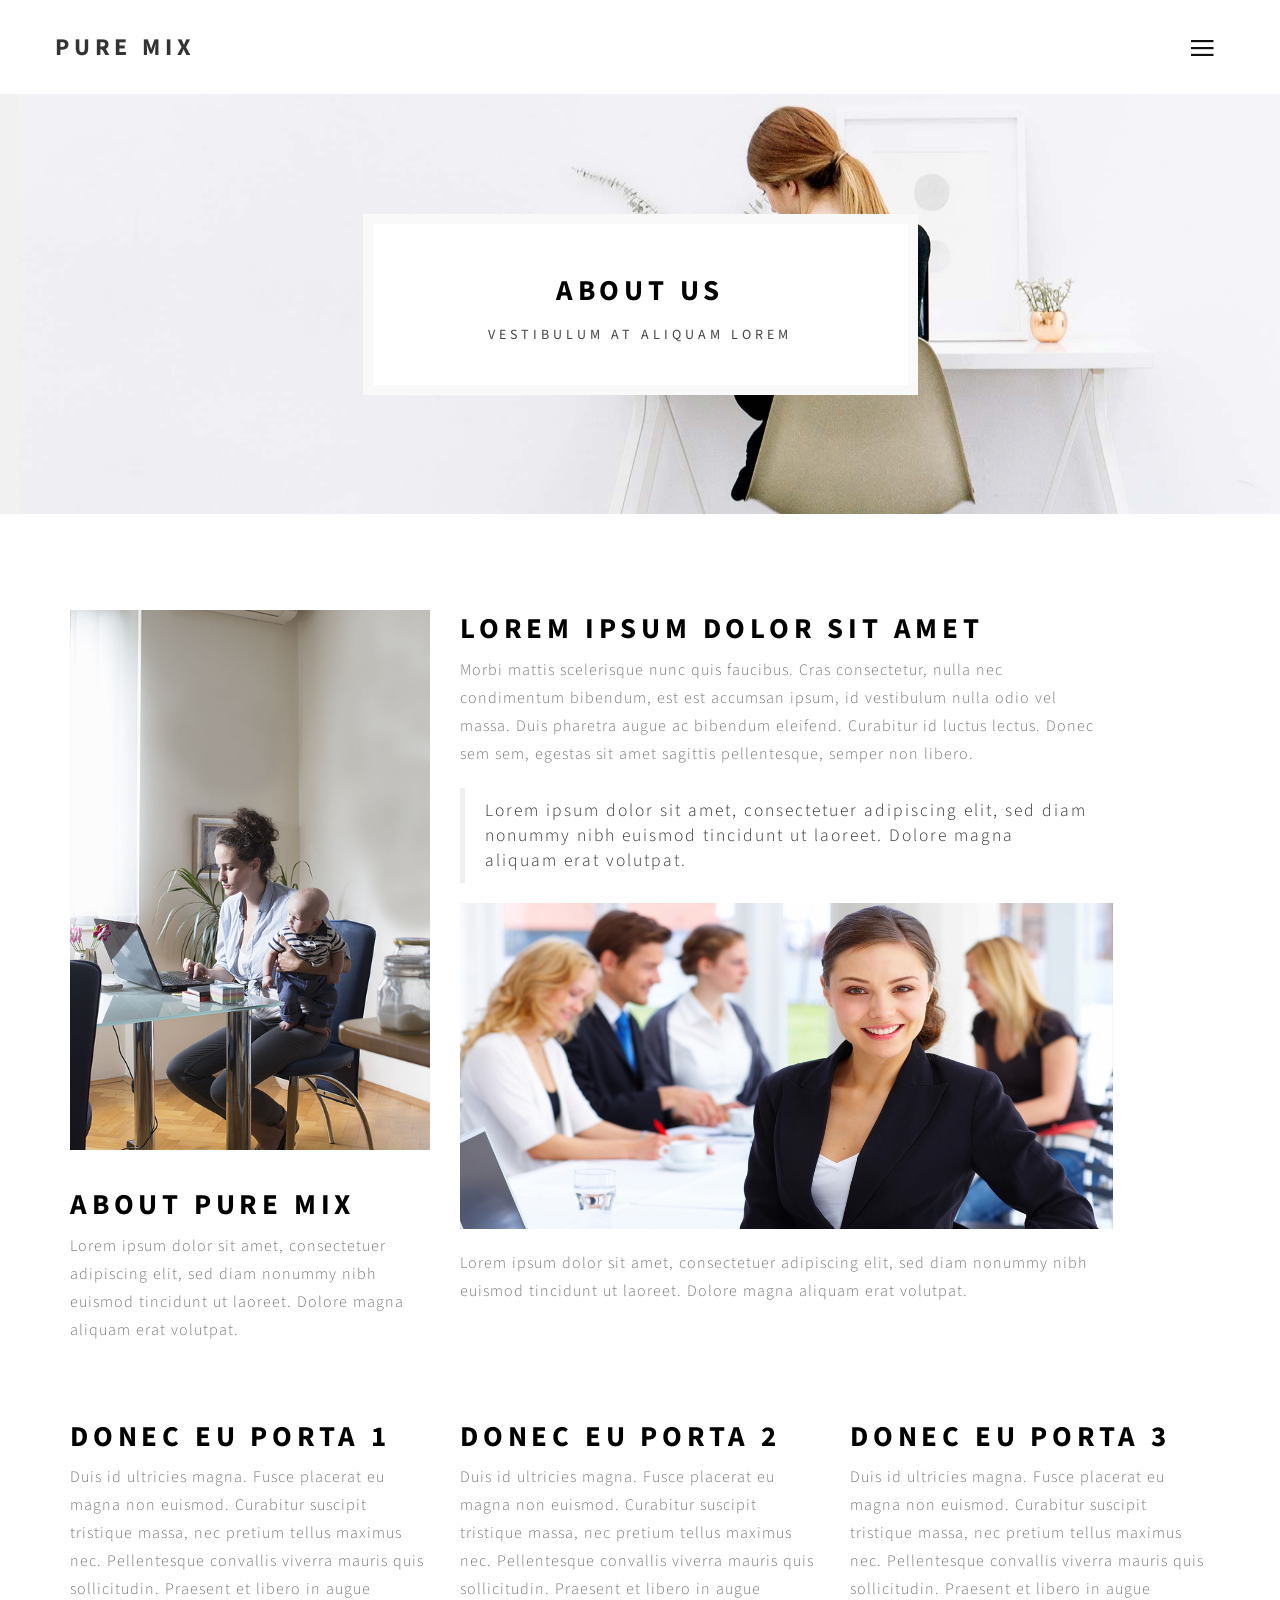
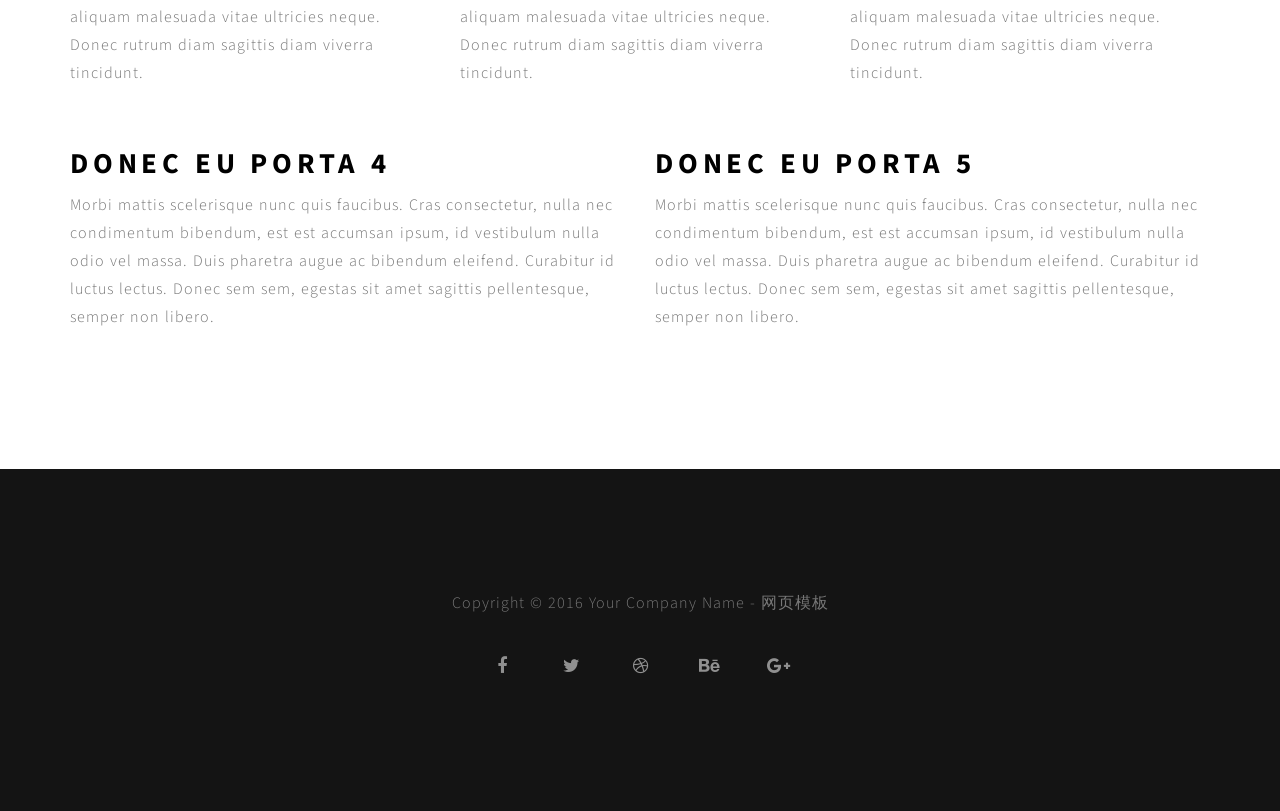
<file: about.html>
<!DOCTYPE html>
<html lang="en">
<head>
	<meta charset="utf-8">
	<meta http-equiv="X-UA-Compatible" content="IE=Edge">
	<meta name="viewport" content="width=device-width, initial-scale=1">
	<meta name="keywords" content="">
	<meta name="description" content="">

	<!-- Site title
   ================================================== -->
	<title>Pure Mix - About Page</title>

	<!-- Bootstrap CSS
   ================================================== -->
	<link rel="stylesheet" href="css/bootstrap.min.css">

	<!-- Animate CSS
   ================================================== -->
	<link rel="stylesheet" href="css/animate.min.css">

	<!-- Font Icons CSS
   ================================================== -->
	<link rel="stylesheet" href="css/font-awesome.min.css">
	<link rel="stylesheet" href="css/ionicons.min.css">

	<!-- Main CSS
   ================================================== -->
	<link rel="stylesheet" href="css/style.css">

	<!-- Google web font 
   ================================================== -->	
  <link href='https://fonts.googleapis.com/css?family=Source+Sans+Pro:400,700,300' rel='stylesheet' type='text/css'>
	
</head>
<body>


<!-- Preloader section
================================================== -->
<div class="preloader">

	<div class="sk-spinner sk-spinner-pulse"></div>

</div>


<!-- Navigation section
================================================== -->
<div class="nav-container">
   <nav class="nav-inner transparent">

      <div class="navbar">
         <div class="container">
            <div class="row">

              <div class="brand">
                <a href="index.html">Pure Mix</a>
              </div>

              <div class="navicon">
                <div class="menu-container">

                  <div class="circle dark inline">
                    <i class="icon ion-navicon"></i>
                  </div>

                  <div class="list-menu">
                    <i class="icon ion-close-round close-iframe"></i>
                    <div class="intro-inner">
                     	<ul id="nav-menu">
                         <li><a href="index.html">Home</a></li>
                       	 <li><a href="about.html">About</a></li>
                       	 <li><a href="blog.html">Blog</a></li>
                       	 <li><a href="contact.html">Contact</a></li>
                      </ul>
                    </div>
                  </div>

                </div>
              </div>

            </div>
         </div>
      </div>

   </nav>
</div>


<!-- Header section
================================================== -->
<section id="header" class="header-three">
	<div class="container">
		<div class="row">

			<div class="col-md-offset-3 col-md-6 col-sm-offset-2 col-sm-8">
            	<div class="header-thumb">
              		 <h1 class="wow fadeIn" data-wow-delay="0.6s">About Us</h1>
              		 <h3 class="wow fadeInUp" data-wow-delay="0.9s">Vestibulum at aliquam lorem</h3>
           		</div>
			</div>

		</div>
	</div>		
</section>


<!-- About section
================================================== -->
<section id="about">
   <div class="container">
      <div class="row">

         <div class="wow fadeInUp col-md-4 col-sm-5" data-wow-delay="1.3s">
         	<img src="images/about-img1.jpg" class="img-responsive" alt="About">
         	<h1>About Pure Mix</h1>
			<p>Lorem ipsum dolor sit amet, consectetuer adipiscing elit, sed diam nonummy nibh euismod tincidunt ut laoreet. Dolore magna aliquam erat volutpat.</p>
		</div>

		<div class="wow fadeInUp col-md-7 col-sm-7" data-wow-delay="1.6s">
			<h1>Lorem ipsum dolor sit amet</h1>
			<p>Morbi mattis scelerisque nunc quis faucibus. Cras consectetur, nulla nec condimentum bibendum, est est accumsan ipsum, id vestibulum nulla odio vel massa. Duis pharetra augue ac bibendum eleifend. Curabitur id luctus lectus. Donec sem sem, egestas sit amet sagittis pellentesque, semper non libero.</p>
			<blockquote>Lorem ipsum dolor sit amet, consectetuer adipiscing elit, sed diam nonummy nibh euismod tincidunt ut laoreet. Dolore magna aliquam erat volutpat.</blockquote>
			<img src="images/about-img.jpg" class="img-responsive" alt="About">
			<p>Lorem ipsum dolor sit amet, consectetuer adipiscing elit, sed diam nonummy nibh euismod tincidunt ut laoreet. Dolore magna aliquam erat volutpat.</p>
		</div>

		<div class="clearfix"></div>

		<div class="wow fadeInUp col-md-4 col-sm-6" data-wow-delay="0.4s">
			<h1>Donec eu porta 1</h1>
			<p>Duis id ultricies magna. Fusce placerat eu magna non euismod. Curabitur suscipit tristique massa, nec pretium tellus maximus nec. Pellentesque convallis viverra mauris quis sollicitudin. Praesent et libero in augue aliquam malesuada vitae ultricies neque. Donec rutrum diam sagittis diam viverra tincidunt.</p>
		</div>

		<div class="wow fadeInUp col-md-4 col-sm-6" data-wow-delay="0.8s">
			<h1>Donec eu porta 2</h1>
			<p>Duis id ultricies magna. Fusce placerat eu magna non euismod. Curabitur suscipit tristique massa, nec pretium tellus maximus nec. Pellentesque convallis viverra mauris quis sollicitudin. Praesent et libero in augue aliquam malesuada vitae ultricies neque. Donec rutrum diam sagittis diam viverra tincidunt.</p>
		</div>

		<div class="wow fadeInUp col-md-4 col-sm-6" data-wow-delay="1.2s">
			<h1>Donec eu porta 3</h1>
			<p>Duis id ultricies magna. Fusce placerat eu magna non euismod. Curabitur suscipit tristique massa, nec pretium tellus maximus nec. Pellentesque convallis viverra mauris quis sollicitudin. Praesent et libero in augue aliquam malesuada vitae ultricies neque. Donec rutrum diam sagittis diam viverra tincidunt.</p>
		</div>

		<div class="clearfix"></div>

		<div class="wow fadeInUp col-md-6 col-sm-6" data-wow-delay="1.4s">
			<h1>Donec eu porta 4</h1>
			<p>Morbi mattis scelerisque nunc quis faucibus. Cras consectetur, nulla nec condimentum bibendum, est est accumsan ipsum, id vestibulum nulla odio vel massa. Duis pharetra augue ac bibendum eleifend. Curabitur id luctus lectus. Donec sem sem, egestas sit amet sagittis pellentesque, semper non libero.</p>
		</div>

		<div class="wow fadeInUp col-md-6 col-sm-6" data-wow-delay="1.6s">
			<h1>Donec eu porta 5</h1>
			<p>Morbi mattis scelerisque nunc quis faucibus. Cras consectetur, nulla nec condimentum bibendum, est est accumsan ipsum, id vestibulum nulla odio vel massa. Duis pharetra augue ac bibendum eleifend. Curabitur id luctus lectus. Donec sem sem, egestas sit amet sagittis pellentesque, semper non libero.</p>
		</div>

      </div>
   </div>
</section>


<!-- Footer section
================================================== -->
<footer>
	<div class="container">
		<div class="row">

			<div class="col-md-12 col-sm-12">
				<p class="wow fadeInUp"  data-wow-delay="0.3s">Copyright © 2016 Your Company Name - <a target="_blank" href="http://www.mobanwang.com/" title="网页模板">网页模板</a></p>
				<ul class="social-icon wow fadeInUp"  data-wow-delay="0.6s">
					<li><a href="#" class="fa fa-facebook"></a></li>
					<li><a href="#" class="fa fa-twitter"></a></li>
					<li><a href="#" class="fa fa-dribbble"></a></li>
					<li><a href="#" class="fa fa-behance"></a></li>
					<li><a href="#" class="fa fa-google-plus"></a></li>
				</ul>
			</div>
			
		</div>
	</div>
</footer>


<!-- Javascript 
================================================== -->
<script src="js/jquery.js"></script>
<script src="js/bootstrap.min.js"></script>
<script src="js/wow.min.js"></script>
<script src="js/custom.js"></script>

</body>
</html>
</file>
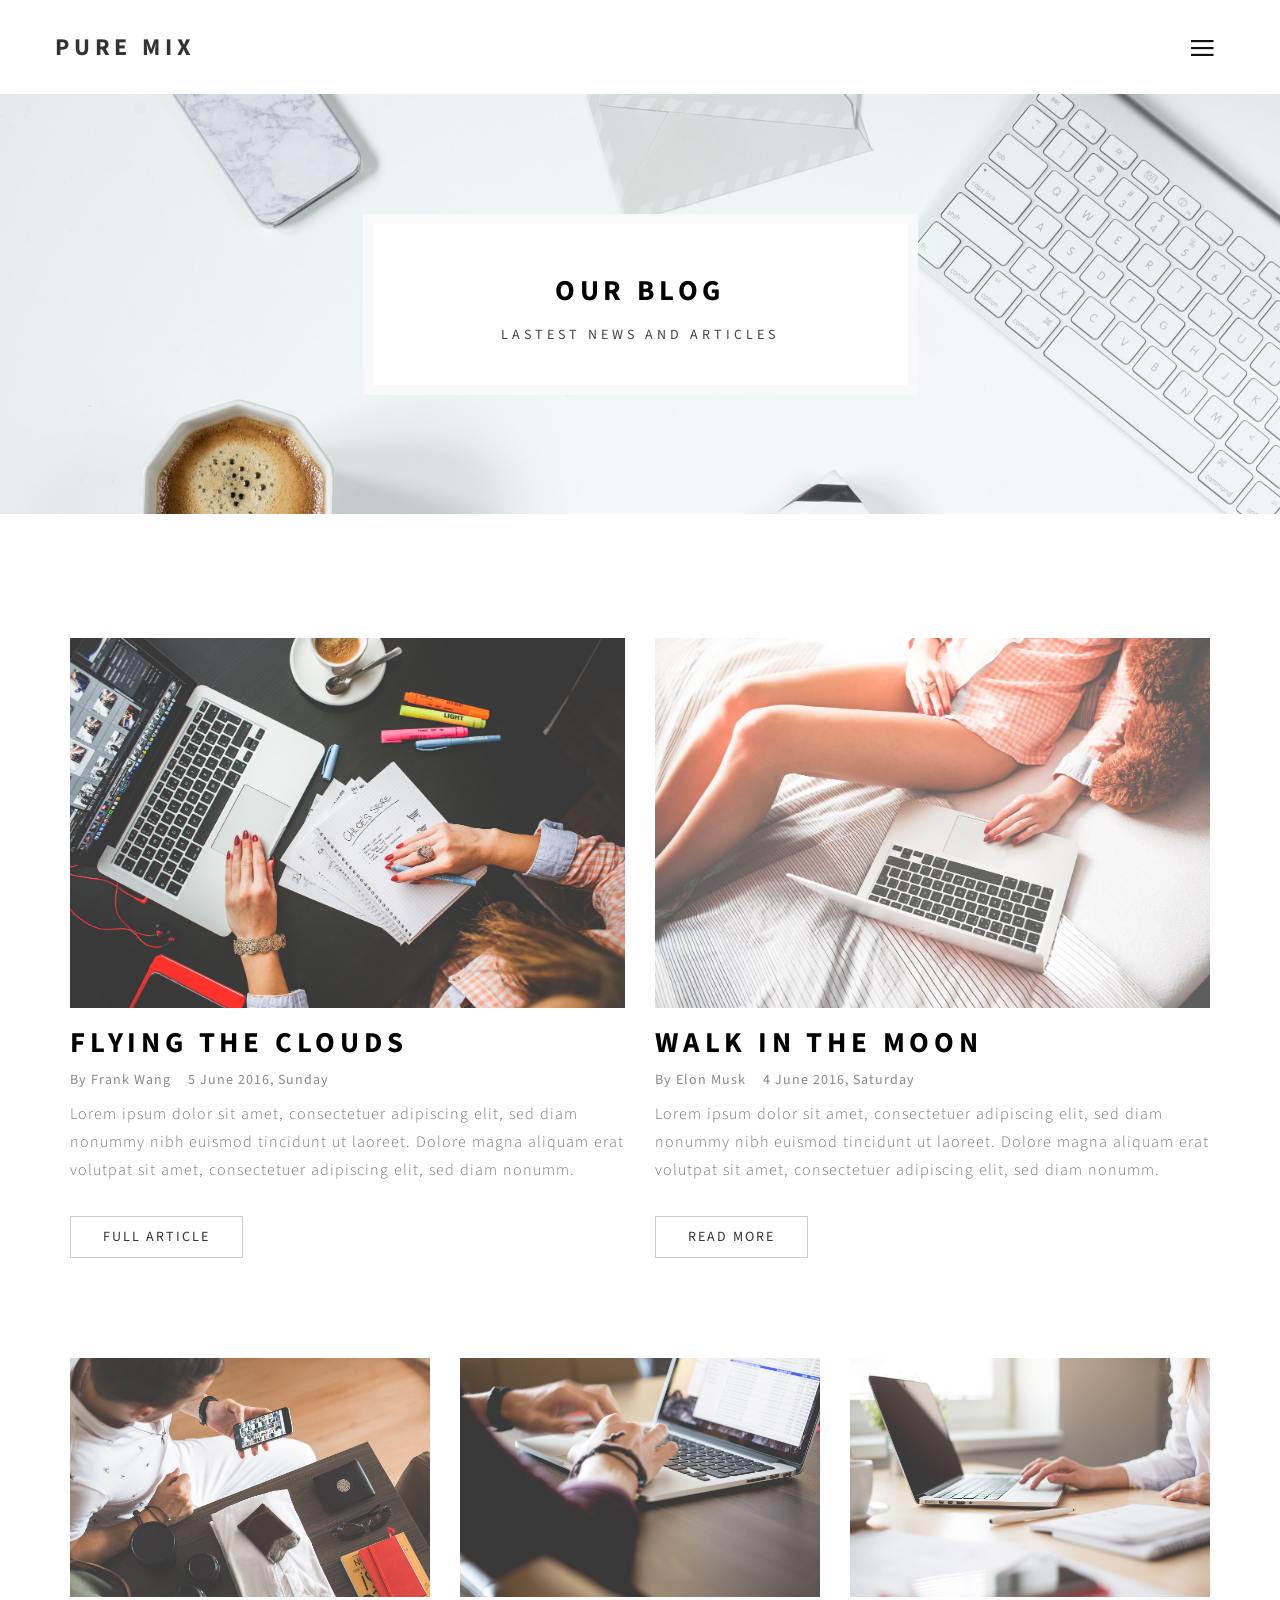
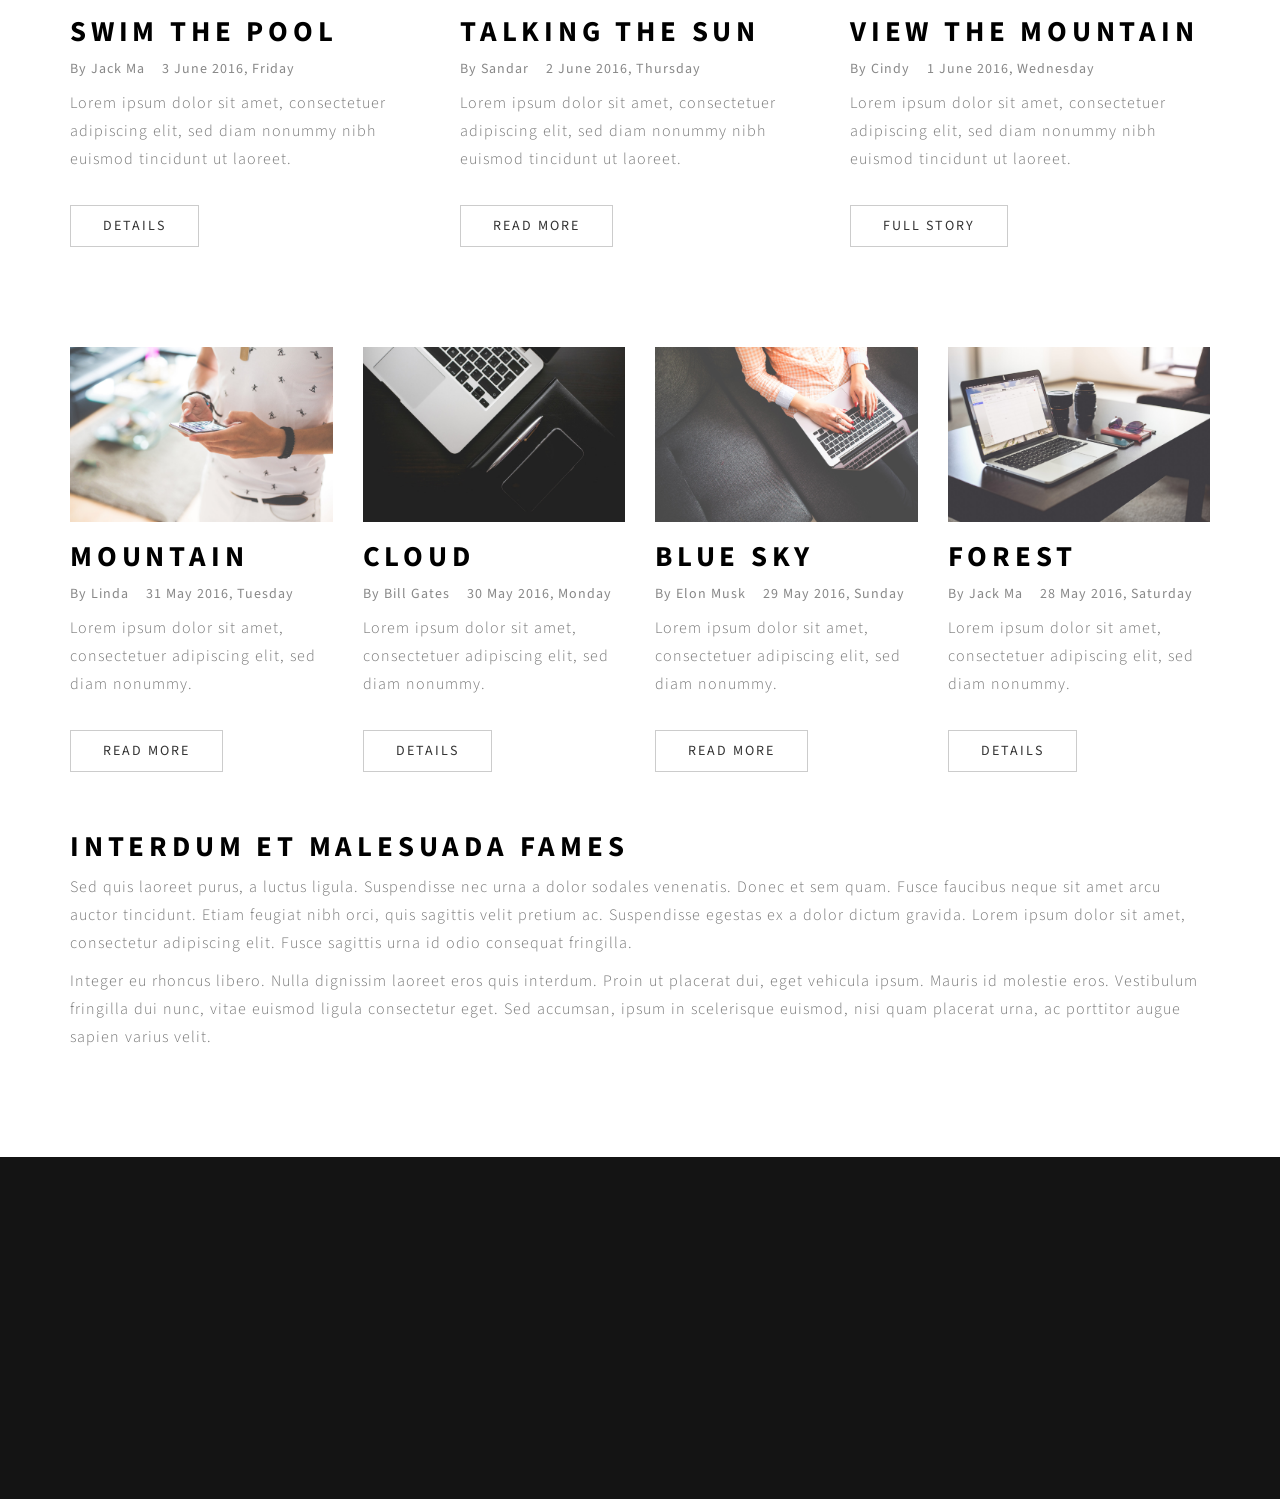
<file: blog.html>
<!DOCTYPE html>
<html lang="en">
<head>
	<meta charset="utf-8">
	<meta http-equiv="X-UA-Compatible" content="IE=Edge">
	<meta name="viewport" content="width=device-width, initial-scale=1">
	<meta name="keywords" content="">
	<meta name="description" content="">

	<!-- Site title
   ================================================== -->
	<title>Pure Mix - Blog</title>

	<!-- Bootstrap CSS
   ================================================== -->
	<link rel="stylesheet" href="css/bootstrap.min.css">

	<!-- Animate CSS
   ================================================== -->
	<link rel="stylesheet" href="css/animate.min.css">

	<!-- Font Icons CSS
   ================================================== -->
	<link rel="stylesheet" href="css/font-awesome.min.css">
	<link rel="stylesheet" href="css/ionicons.min.css">

	<!-- Main CSS
   ================================================== -->
	<link rel="stylesheet" href="css/style.css">

	<!-- Google web font 
   ================================================== -->	
  <link href='https://fonts.googleapis.com/css?family=Source+Sans+Pro:400,700,300' rel='stylesheet' type='text/css'>
	
</head>
<body>


<!-- Preloader section
================================================== -->
<div class="preloader">

	<div class="sk-spinner sk-spinner-pulse"></div>

</div>


<!-- Navigation section
================================================== -->
<div class="nav-container">
   <nav class="nav-inner transparent">

      <div class="navbar">
         <div class="container">
            <div class="row">

              <div class="brand">
                <a href="index.html">Pure Mix</a>
              </div>

              <div class="navicon">
                <div class="menu-container">

                  <div class="circle dark inline">
                    <i class="icon ion-navicon"></i>
                  </div>

                  <div class="list-menu">
                    <i class="icon ion-close-round close-iframe"></i>
                    <div class="intro-inner">
                     	<ul id="nav-menu">
                         <li><a href="index.html">Home</a></li>
                       	 <li><a href="about.html">About</a></li>
                       	 <li><a href="blog.html">Blog</a></li>
                       	 <li><a href="contact.html">Contact</a></li>
                      </ul>
                    </div>
                  </div>

                </div>
              </div>

            </div>
         </div>
      </div>

   </nav>
</div>


<!-- Header section
================================================== -->
<section id="header" class="header-five">
	<div class="container">
		<div class="row">

			<div class="col-md-offset-3 col-md-6 col-sm-offset-2 col-sm-8">
          <div class="header-thumb">
              <h1 class="wow fadeIn" data-wow-delay="0.6s">Our Blog</h1>
              <h3 class="wow fadeInUp" data-wow-delay="0.9s">Lastest News and Articles</h3>
          </div>
			</div>

		</div>
	</div>		
</section>


<!-- Blog section
================================================== -->
<section id="blog">
   <div class="container">
      <div class="row">

         <div class="wow fadeInUp col-md-6 col-sm-6" data-wow-delay="1s">
         	  <div class="blog-thumb">
         		   <a href="single-post.html"><img src="images/blog-img1.jpg" class="img-responsive" alt="Blog"></a>
         		   <a href="single-post.html"><h1>Flying the Clouds</h1></a>
         		     <div class="post-format">
						        <span>By <a href="#">Frank Wang</a></span>
						        <span><i class="fa fa-date"></i> 5 June 2016, Sunday</span>
					       </div>
         		     <p>Lorem ipsum dolor sit amet, consectetuer adipiscing elit, sed diam nonummy nibh euismod tincidunt ut laoreet. Dolore magna aliquam erat volutpat sit amet, consectetuer adipiscing elit, sed diam nonumm.</p>
         		     <a href="single-post.html" class="btn btn-default">Full Article</a>
         	    </div>
		    </div>

		    <div class="wow fadeInUp col-md-6 col-sm-6" data-wow-delay="1.6s">
         	  <div class="blog-thumb">
         		   <a href="single-post.html"><img src="images/blog-img2.jpg" class="img-responsive" alt="Blog"></a>
         		   <a href="single-post.html"><h1>Walk in the Moon</h1></a>
         			    <div class="post-format">
						        <span>By <a href="#">Elon Musk</a></span>
						        <span><i class="fa fa-date"></i> 4 June 2016, Saturday</span>
					       </div>
         		     <p>Lorem ipsum dolor sit amet, consectetuer adipiscing elit, sed diam nonummy nibh euismod tincidunt ut laoreet. Dolore magna aliquam erat volutpat sit amet, consectetuer adipiscing elit, sed diam nonumm.</p>
         		     <a href="single-post.html" class="btn btn-default">Read More</a>
         	  </div>
		    </div>

        

		    <div class="wow fadeInUp col-md-4 col-sm-4" data-wow-delay="1.9s">
         	  <div class="blog-thumb">
         		   <a href="single-post.html"><img src="images/blog-img3.jpg" class="img-responsive" alt="Blog"></a>
         		   <a href="single-post.html"><h1>Swim the Pool</h1></a>
         			    <div class="post-format">
						        <span>By <a href="#">Jack Ma</a></span>
						        <span><i class="fa fa-date"></i> 3 June 2016, Friday</span>
					       </div>
         		     <p>Lorem ipsum dolor sit amet, consectetuer adipiscing elit, sed diam nonummy nibh euismod tincidunt ut laoreet.</p>
         		     <a href="single-post.html" class="btn btn-default">Details</a>
         	  </div>
		    </div>

        <div class="wow fadeInUp col-md-4 col-sm-4" data-wow-delay="2.2s">
            <div class="blog-thumb">
               <a href="single-post.html"><img src="images/blog-img4.jpg" class="img-responsive" alt="Blog"></a>
               <a href="single-post.html"><h1>Talking the Sun</h1></a>
                  <div class="post-format">
                    <span>By <a href="#">Sandar</a></span>
                    <span><i class="fa fa-date"></i> 2 June 2016, Thursday</span>
                 </div>
                 <p>Lorem ipsum dolor sit amet, consectetuer adipiscing elit, sed diam nonummy nibh euismod tincidunt ut laoreet.</p>
                 <a href="single-post.html" class="btn btn-default">Read More</a>
            </div>
        </div>

        <div class="wow fadeInUp col-md-4 col-sm-4" data-wow-delay="2s">
            <div class="blog-thumb">
               <a href="single-post.html"><img src="images/blog-img5.jpg" class="img-responsive" alt="Blog"></a>
               <a href="single-post.html"><h1>View the Mountain</h1></a>
                  <div class="post-format">
                    <span>By <a href="#">Cindy</a></span>
                    <span><i class="fa fa-date"></i> 1 June 2016, Wednesday</span>
                 </div>
                 <p>Lorem ipsum dolor sit amet, consectetuer adipiscing elit, sed diam nonummy nibh euismod tincidunt ut laoreet.</p>
                 <a href="single-post.html" class="btn btn-default">Full Story</a>
            </div>
        </div>

        <div class="wow fadeInUp col-md-3 col-sm-3" data-wow-delay="2.4s">
            <div class="blog-thumb">
               <a href="single-post.html"><img src="images/blog-img6.jpg" class="img-responsive" alt="Blog"></a>
               <a href="single-post.html"><h1>Mountain</h1></a>
                  <div class="post-format">
                    <span>By <a href="#">Linda</a></span>
                    <span><i class="fa fa-date"></i> 31 May 2016, Tuesday</span>
                 </div>
                 <p>Lorem ipsum dolor sit amet, consectetuer adipiscing elit, sed diam nonummy.</p>
                 <a href="single-post.html" class="btn btn-default">Read More</a>
            </div>
        </div>

        <div class="wow fadeInUp col-md-3 col-sm-3" data-wow-delay="1.5s">
            <div class="blog-thumb">
               <a href="single-post.html"><img src="images/blog-img7.jpg" class="img-responsive" alt="Blog"></a>
               <a href="single-post.html"><h1>Cloud</h1></a>
                  <div class="post-format">
                    <span>By <a href="#">Bill Gates</a></span>
                    <span><i class="fa fa-date"></i> 30 May 2016, Monday</span>
                 </div>
                 <p>Lorem ipsum dolor sit amet, consectetuer adipiscing elit, sed diam nonummy.</p>
                 <a href="single-post.html" class="btn btn-default">Details</a>
            </div>
        </div>

        <div class="wow fadeInUp col-md-3 col-sm-3" data-wow-delay="1s">
            <div class="blog-thumb">
               <a href="single-post.html"><img src="images/blog-img8.jpg" class="img-responsive" alt="Blog"></a>
               <a href="single-post.html"><h1>Blue Sky</h1></a>
                  <div class="post-format">
                    <span>By <a href="#">Elon Musk</a></span>
                    <span><i class="fa fa-date"></i> 29 May 2016, Sunday</span>
                 </div>
                 <p>Lorem ipsum dolor sit amet, consectetuer adipiscing elit, sed diam nonummy.</p>
                 <a href="single-post.html" class="btn btn-default">Read More</a>
            </div>
        </div>

        <div class="wow fadeInUp col-md-3 col-sm-3" data-wow-delay="1.3s">
            <div class="blog-thumb">
               <a href="single-post.html"><img src="images/blog-img9.jpg" class="img-responsive" alt="Blog"></a>
               <a href="single-post.html"><h1>Forest</h1></a>
                  <div class="post-format">
                    <span>By <a href="#">Jack Ma</a></span>
                    <span><i class="fa fa-date"></i> 28 May 2016, Saturday</span>
                 </div>
                 <p>Lorem ipsum dolor sit amet, consectetuer adipiscing elit, sed diam nonummy.</p>
                 <a href="single-post.html" class="btn btn-default">Details</a>
            </div>
        </div>
        
        <div class="wow fadeInUp col-md-12 col-sm-12" data-wow-delay="1.3s">
          <h1>Interdum et malesuada fames</h1>
          <p>Sed quis laoreet purus, a luctus ligula. Suspendisse nec urna a dolor sodales venenatis. Donec et sem quam. Fusce faucibus neque sit amet arcu auctor tincidunt. Etiam feugiat nibh orci, quis sagittis velit pretium ac. Suspendisse egestas ex a dolor dictum gravida. Lorem ipsum dolor sit amet, consectetur adipiscing elit. Fusce sagittis urna id odio consequat fringilla.</p>
          <p>Integer eu rhoncus libero. Nulla dignissim laoreet eros quis interdum. Proin ut placerat dui, eget vehicula ipsum. Mauris id molestie eros. Vestibulum fringilla dui nunc, vitae euismod ligula consectetur eget. Sed accumsan, ipsum in scelerisque euismod, nisi quam placerat urna, ac porttitor augue sapien varius velit.</p>
       </div>

      </div>
   </div>
</section>

<!-- Footer section
================================================== -->
<footer>
	<div class="container">
		<div class="row">

			<div class="col-md-12 col-sm-12">
				<p class="wow fadeInUp"  data-wow-delay="0.3s">Copyright © 2016 Your Company Name - <a target="_blank" href="http://www.mobanwang.com/" title="网页模板">网页模板</a></p>
				<ul class="social-icon wow fadeInUp"  data-wow-delay="0.6s">
					<li><a href="#" class="fa fa-facebook"></a></li>
					<li><a href="#" class="fa fa-twitter"></a></li>
					<li><a href="#" class="fa fa-dribbble"></a></li>
					<li><a href="#" class="fa fa-behance"></a></li>
					<li><a href="#" class="fa fa-google-plus"></a></li>
				</ul>
			</div>
			
		</div>
	</div>
</footer>

<!-- Javascript 
================================================== -->
<script src="js/jquery.js"></script>
<script src="js/bootstrap.min.js"></script>
<script src="js/wow.min.js"></script>
<script src="js/custom.js"></script>

</body>
</html>
</file>
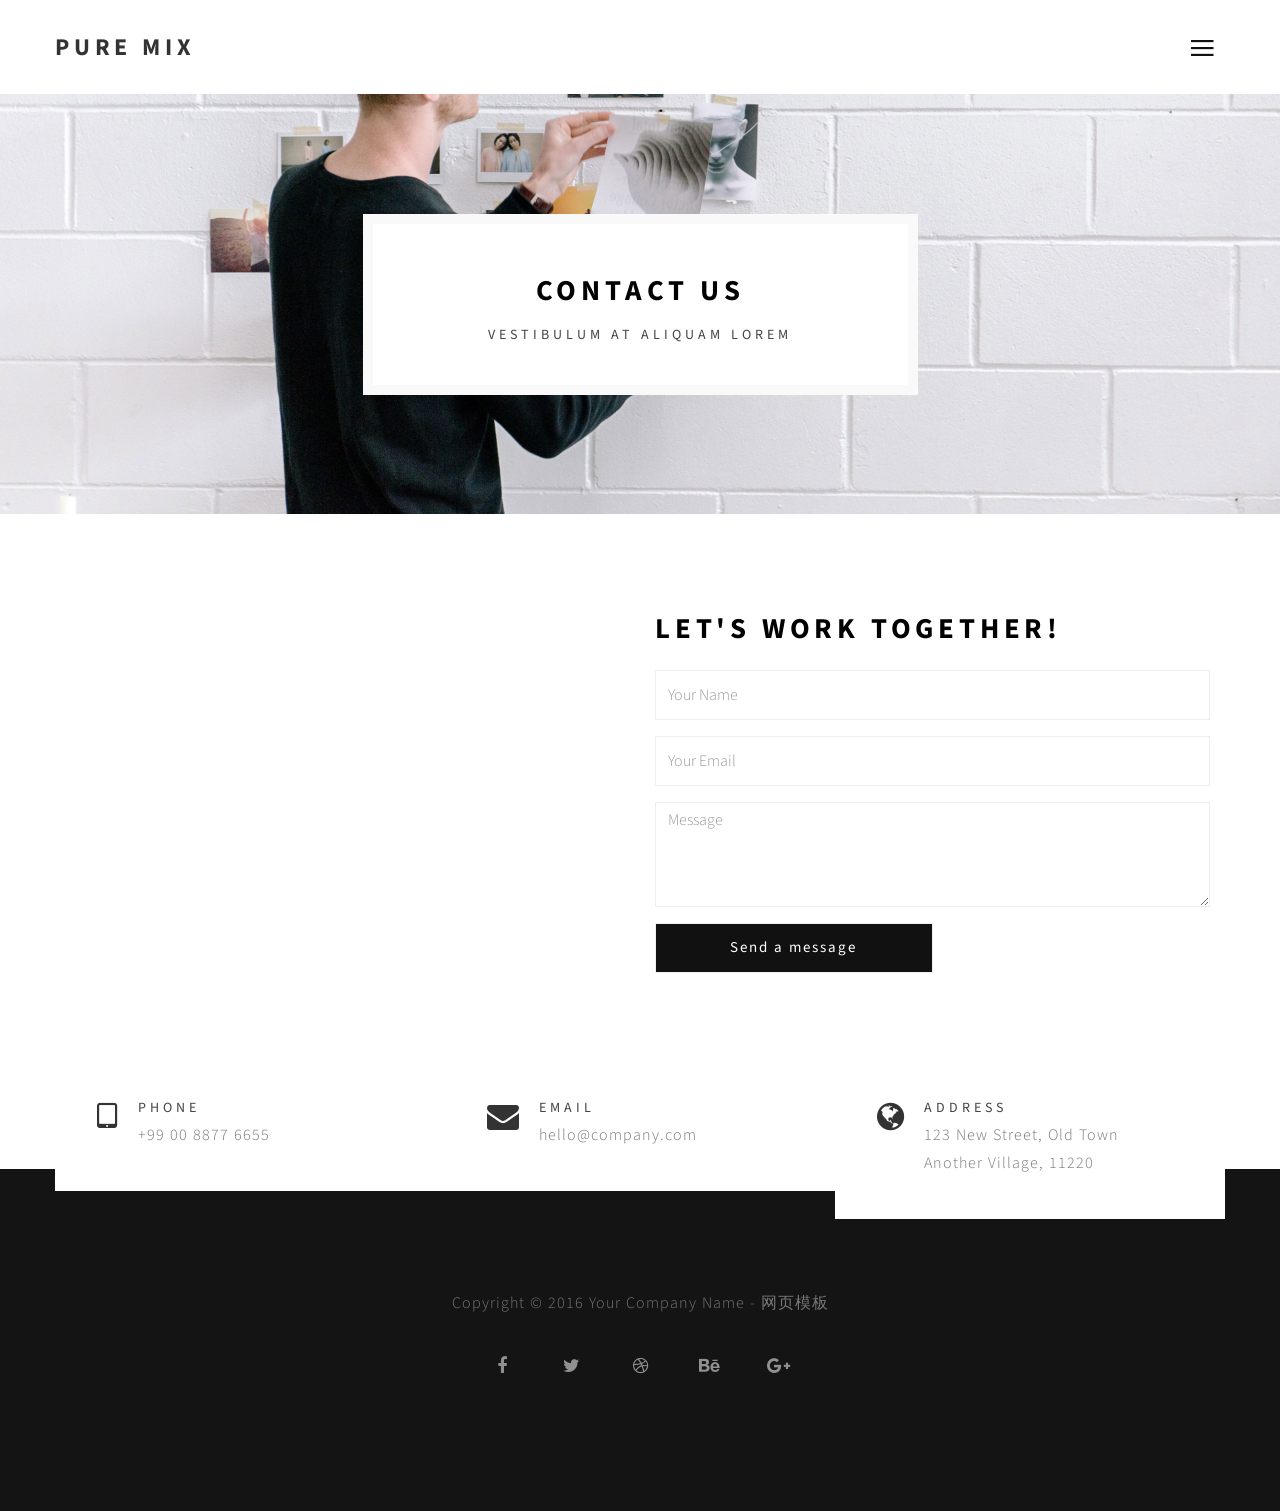
<file: contact.html>
<!DOCTYPE html>
<html lang="en">
<head>
	<meta charset="utf-8">
	<meta http-equiv="X-UA-Compatible" content="IE=Edge">
	<meta name="viewport" content="width=device-width, initial-scale=1">
	<meta name="keywords" content="">
	<meta name="description" content="">

	<!-- Site title
   ================================================== -->
	<title>Pure Mix - Contact</title>

	<!-- Bootstrap CSS
   ================================================== -->
	<link rel="stylesheet" href="css/bootstrap.min.css">

	<!-- Animate CSS
   ================================================== -->
	<link rel="stylesheet" href="css/animate.min.css">

	<!-- Font Icons CSS
   ================================================== -->
	<link rel="stylesheet" href="css/font-awesome.min.css">
	<link rel="stylesheet" href="css/ionicons.min.css">

	<!-- Main CSS
   ================================================== -->
	<link rel="stylesheet" href="css/style.css">

	<!-- Google web font 
   ================================================== -->	
  <link href='https://fonts.googleapis.com/css?family=Source+Sans+Pro:400,700,300' rel='stylesheet' type='text/css'>
	
</head>
<body>


<!-- Preloader section
================================================== -->
<div class="preloader">

	<div class="sk-spinner sk-spinner-pulse"></div>

</div>


<!-- Navigation section
================================================== -->
<div class="nav-container">
   <nav class="nav-inner transparent">

      <div class="navbar">
         <div class="container">
            <div class="row">

              <div class="brand">
                <a href="index.html">Pure Mix</a>
              </div>

              <div class="navicon">
                <div class="menu-container">

                  <div class="circle dark inline">
                    <i class="icon ion-navicon"></i>
                  </div>

                  <div class="list-menu">
                    <i class="icon ion-close-round close-iframe"></i>
                    <div class="intro-inner">
                     	<ul id="nav-menu">
                         <li><a href="index.html">Home</a></li>
                       	 <li><a href="about.html">About</a></li>
                       	 <li><a href="blog.html">Blog</a></li>
                       	 <li><a href="contact.html">Contact</a></li>
                      </ul>
                    </div>
                  </div>

                </div>
              </div>

            </div>
         </div>
      </div>

   </nav>
</div>


<!-- Header section
================================================== -->
<section id="header" class="header-four">
	<div class="container">
		<div class="row">

			<div class="col-md-offset-3 col-md-6 col-sm-offset-2 col-sm-8">
            	<div class="header-thumb">
              		 <h1 class="wow fadeIn" data-wow-delay="0.6s">Contact Us</h1>
              		 <h3 class="wow fadeInUp" data-wow-delay="0.9s">Vestibulum at aliquam lorem</h3>
           		</div>
			</div>

		</div>
	</div>		
</section>


<!-- Contact section
================================================== -->
<section id="contact">
   <div class="container">
      <div class="row">

         <div class="wow fadeInUp col-md-6 col-sm-12" data-wow-delay="1.3s">
         	<div class="google_map">
				<div id="map-canvas"><iframe src="https://www.amap.com/" width="100%" height="100%" frameborder="0" style="border:0" sandbox=""></iframe></div>
			</div>
		</div>

		<div class="wow fadeInUp col-md-6 col-sm-12" data-wow-delay="1.6s">
			<h1>Let's work together!</h1>
			<div class="contact-form">
				<form id="contact-form" method="post" action="#">
					<input name="name" type="text" class="form-control" placeholder="Your Name" required>
					<input name="email" type="email" class="form-control" placeholder="Your Email" required>
					<textarea name="message" class="form-control" placeholder="Message" rows="4" required></textarea>
					<div class="contact-submit">
						<input type="submit" class="form-control submit" value="Send a message">
					</div>
				</form>
			</div>
		</div>

		<div class="clearfix"></div>

			<div class="col-md-4 col-sm-4">
				<div class="wow fadeInUp media" data-wow-delay="0.3s">
					<div class="media-object pull-left">
						<i class="fa fa-tablet"></i>
					</div>
					<div class="media-body">
						<h3 class="media-heading">Phone</h3>
						<p>+99 00 8877 6655</p>
					</div>
				</div>
			</div>

			<div class="col-md-4 col-sm-4">
				<div class="wow fadeInUp media" data-wow-delay="0.6s">
					<div class="media-object pull-left">
						<i class="fa fa-envelope"></i>
					</div>
					<div class="media-body">
						<h3 class="media-heading">Email</h3>
						<p>hello@company.com</p>
					</div>
				</div>
			</div>

			<div class="col-md-4 col-sm-4">
				<div class="wow fadeInUp media" data-wow-delay="0.9s">
					<div class="media-object pull-left">
						<i class="fa fa-globe"></i>
					</div>
					<div class="media-body">
						<h3 class="media-heading">Address</h3>
						<p>123 New Street, Old Town<br>
                        Another Village, 11220</p>
					</div>
				</div>
			</div>

      </div>
   </div>
</section>


<!-- Footer section
================================================== -->
<footer>
	<div class="container">
		<div class="row">

			<div class="col-md-12 col-sm-12">
				<p class="wow fadeInUp"  data-wow-delay="0.3s">Copyright © 2016 Your Company Name - <a target="_blank" href="http://www.mobanwang.com/" title="网页模板">网页模板</a></p>
				<ul class="social-icon wow fadeInUp"  data-wow-delay="0.6s">
					<li><a href="#" class="fa fa-facebook"></a></li>
					<li><a href="#" class="fa fa-twitter"></a></li>
					<li><a href="#" class="fa fa-dribbble"></a></li>
					<li><a href="#" class="fa fa-behance"></a></li>
					<li><a href="#" class="fa fa-google-plus"></a></li>
				</ul>
			</div>
			
		</div>
	</div>
</footer>

<!-- Javascript 
================================================== -->
<script src="js/jquery.js"></script>
<script src="js/bootstrap.min.js"></script>
<script src="js/wow.min.js"></script>
<script src="js/custom.js"></script>

</body>
</html>
</file>
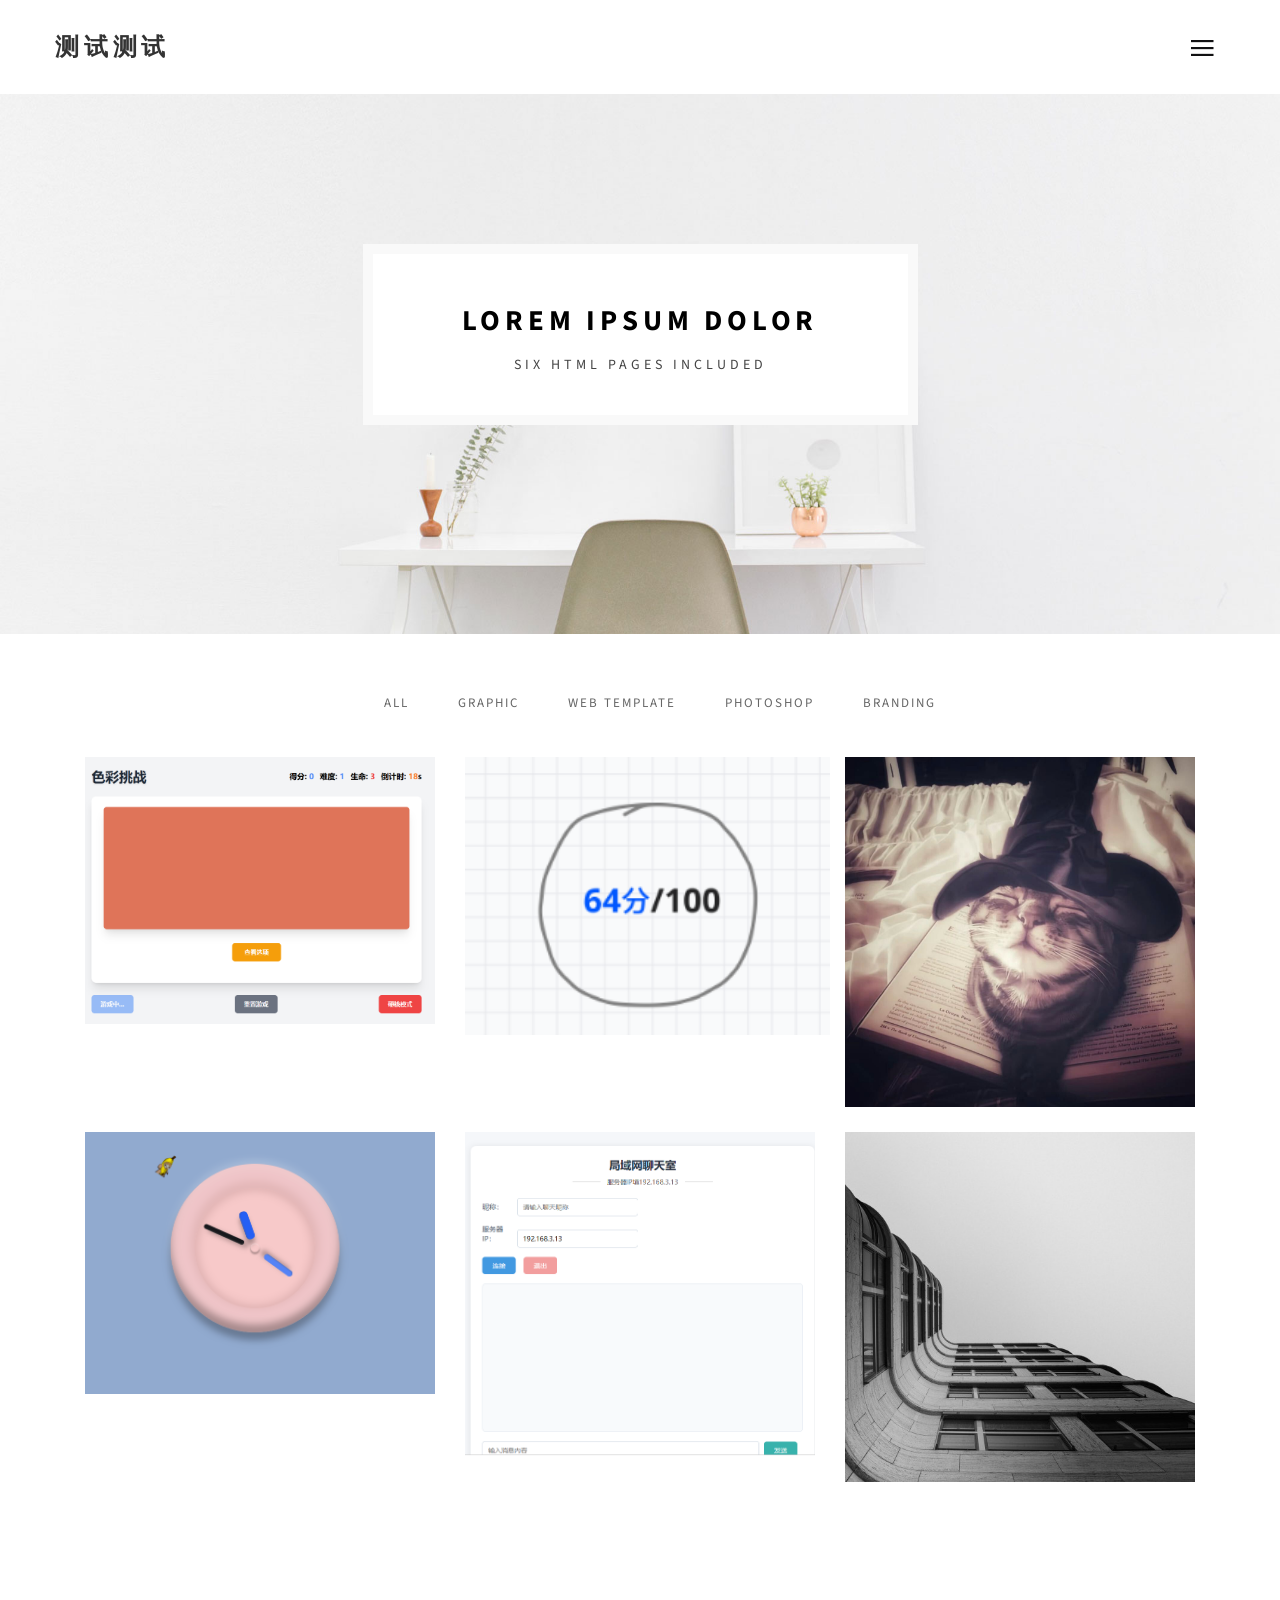
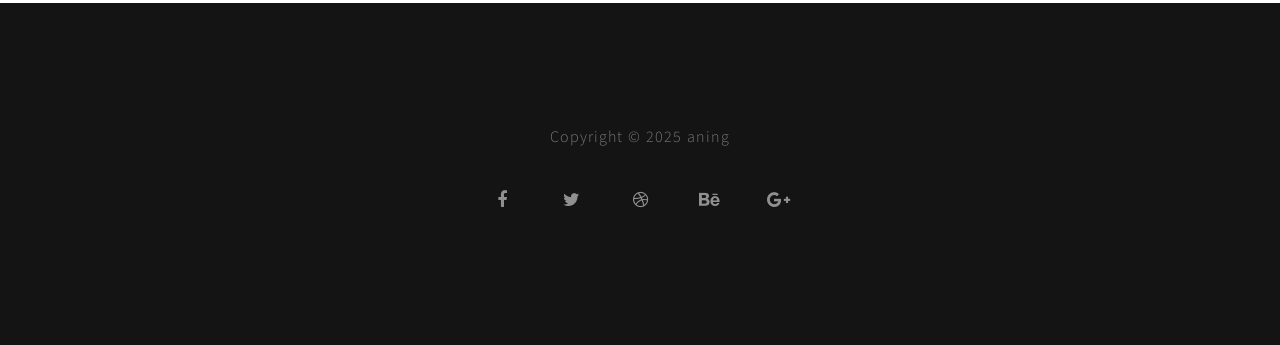
<file: index00.html>
<!DOCTYPE html>
<html lang="en">
<head>
	<meta charset="utf-8">
	<meta http-equiv="X-UA-Compatible" content="IE=Edge">
	<meta name="viewport" content="width=device-width, initial-scale=1">
	<meta name="keywords" content="">
	<meta name="description" content="">

	<!-- Site title
   ================================================== -->
	<title>测试测试</title>

	<!-- Bootstrap CSS
   ================================================== -->
	<link rel="stylesheet" href="css/bootstrap.min.css">

	<link rel="icon" href="favicon.ico" type="image/x-icon">

	<!-- Animate CSS
   ================================================== -->
	<link rel="stylesheet" href="css/animate.min.css">

	<!-- Font Icons CSS
   ================================================== -->
	<link rel="stylesheet" href="css/font-awesome.min.css">
	<link rel="stylesheet" href="css/ionicons.min.css">

	<!-- Main CSS
   ================================================== -->
	<link rel="stylesheet" href="css/style.css">

	<!-- Google web font 
   ================================================== -->	
  <link href='https://fonts.googleapis.com/css?family=Source+Sans+Pro:400,700,300' rel='stylesheet' type='text/css'>
	
</head>
<body>


<!-- Preloader section
================================================== -->
<div class="preloader">

	<div class="sk-spinner sk-spinner-pulse"></div>

</div>


<!-- Navigation section
================================================== -->
<div class="nav-container">
   <nav class="nav-inner transparent">

      <div class="navbar">
         <div class="container">
            <div class="row">

              <div class="brand">
                <a href="index.html">测试测试</a>
              </div>

              <div class="navicon">
                <div class="menu-container">

                  <div class="circle dark inline">
                    <i class="icon ion-navicon"></i>
                  </div>

                  <div class="list-menu">
                    <i class="icon ion-close-round close-iframe"></i>
                    <div class="intro-inner">
                      <ul id="nav-menu">
                        <li><a href="index.html">Home</a></li>
                        <li><a href="about.html">About</a></li>
                        <li><a href="blog.html">Blog</a></li>
                        <li><a href="contact.html">Contact</a></li>
                      </ul>
                    </div>
                  </div>

                </div>
              </div>

            </div>
         </div>
      </div>

   </nav>
</div>


<!-- Header section
================================================== -->
<section id="header" class="header-one">
	<div class="container">
		<div class="row">

			<div class="col-md-offset-3 col-md-6 col-sm-offset-2 col-sm-8">
          <div class="header-thumb">
              <h1 class="wow fadeIn" data-wow-delay="1.6s">Lorem ipsum dolor</h1>
              <h3 class="wow fadeInUp" data-wow-delay="1.9s">Six HTML pages included</h3>
          </div>
			</div>

		</div>
	</div>		
</section>


<!-- Portfolio section
================================================== -->
<section id="portfolio">
   <div class="container">
      <div class="row">

         <div class="col-md-12 col-sm-12">
            
               <!-- iso section -->
               <div class="iso-section wow fadeInUp" data-wow-delay="2.6s">

                  <ul class="filter-wrapper clearfix">
                           <li><a href="#" data-filter="*" class="selected opc-main-bg">All</a></li>
                           <li><a href="#" class="opc-main-bg" data-filter=".graphic">Graphic</a></li>
                           <li><a href="#" class="opc-main-bg" data-filter=".template">Web template</a></li>
                           <li><a href="#" class="opc-main-bg" data-filter=".photoshop">Photoshop</a></li>
                        <li><a href="#" class="opc-main-bg" data-filter=".branding">Branding</a></li>
                        </ul>

                        <!-- iso box section -->
                        <div class="iso-box-section wow fadeInUp" data-wow-delay="1s">
                           <div class="iso-box-wrapper col4-iso-box">

                              <div class="iso-box photoshop branding col-md-4 col-sm-6">
                                 <div class="portfolio-thumb">
                                    <img src="images/色彩.jpg" class="img-responsive" alt="Portfolio">
                                       <div class="portfolio-overlay">
                                          <div class="portfolio-item">
                                                <a href="single-project.html"><i class="fa fa-link"></i></a>
                                                <h2>色彩识别挑战</h2>
                                             </div>
                                       </div>
                                 </div>
                              </div>

                              <div class="iso-box graphic template col-md-4 col-sm-6">
                                 <div class="portfolio-thumb" style="width: 380px;height: 278px;">
                                    <img src="images/画圆.jpg" class="img-responsive" alt="Portfolio" style="height: 100%; object-fit: cover;">
                                       <div class="portfolio-overlay">
                                          <div class="portfolio-item">
                                                <a href="画圆.html"><i class="fa fa-link"></i></a>
                                                <h2>画圆挑战！</h2>
                                             </div>
                                       </div>
                                 </div>
                              </div>

                              <div class="iso-box template graphic col-md-4 col-sm-6">
                                 <div class="portfolio-thumb">
                                    <img src="images/微信图片1.jpg" class="img-responsive" alt="Portfolio">
                                       <div class="portfolio-overlay">
                                          <div class="portfolio-item">
                                                <a href="5.24晚上相册2/相册2.html"><i class="fa fa-link"></i></a>
                                                <h2>这里是什么3</h2>
                                             </div>
                                       </div>
                                 </div>
                              </div>

                              <div class="iso-box graphic template col-md-4 col-sm-6">
                                 <div class="portfolio-thumb">
                                    <img src="5.24晚上相册2/相册2image/13.jpg" class="img-responsive" alt="Portfolio">
                                       <div class="portfolio-overlay">
                                          <div class="portfolio-item">
                                                <a href="5.24晚上相册2/时钟.html"><i class="fa fa-link"></i></a>
                                                <h2>这里是什么4</h2>
                                             </div>
                                       </div>
                                 </div>
                              </div>

                              <div class="iso-box photoshop branding col-md-4 col-sm-6">
                                 <div class="portfolio-thumb">
                                    <img src="5.24晚上相册2/相册2image/聊天.jpg" class="img-responsive" alt="Portfolio">
                                       <div class="portfolio-overlay">
                                          <div class="portfolio-item">
                                                <a href="5.24晚上相册2/聊天.html"><i class="fa fa-link"></i></a>
                                                <h2>这里是什么5</h2>
                                             </div>
                                       </div>
                                 </div>
                              </div>

                              <div class="iso-box graphic branding col-md-4 col-sm-6">
                                 <div class="portfolio-thumb">
                                    <img src="images/portfolio-img6.jpg" class="img-responsive" alt="Portfolio">
                                       <div class="portfolio-overlay">
                                          <div class="portfolio-item">
                                                <a href="2.html"><i class="fa fa-link"></i></a>
                                                <h2>这里是什么6</h2>
                                             </div>
                                       </div>
                                 </div>
                              </div>

                            </div>
                        </div>

               </div>

         </div>

      </div>
   </div>
</section>

<!-- Footer section
================================================== -->
<footer>
	<div class="container">
		<div class="row">

			<div class="col-md-12 col-sm-12">
				<p class="wow fadeInUp"  data-wow-delay="0.3s">Copyright © 2025 aning</p>
				<ul class="social-icon wow fadeInUp"  data-wow-delay="0.6s">
					<li><a href="#" class="fa fa-facebook"></a></li>
					<li><a href="#" class="fa fa-twitter"></a></li>
					<li><a href="#" class="fa fa-dribbble"></a></li>
					<li><a href="#" class="fa fa-behance"></a></li>
					<li><a href="#" class="fa fa-google-plus"></a></li>
				</ul>
			</div>
			
		</div>
	</div>
</footer>


<!-- Javascript 
================================================== -->
<script src="js/jquery.js"></script>
<script src="js/bootstrap.min.js"></script>
<script src="js/isotope.js"></script>
<script src="js/imagesloaded.min.js"></script>
<script src="js/wow.min.js"></script>
<script src="js/custom.js"></script>

</body>
</html>
</file>
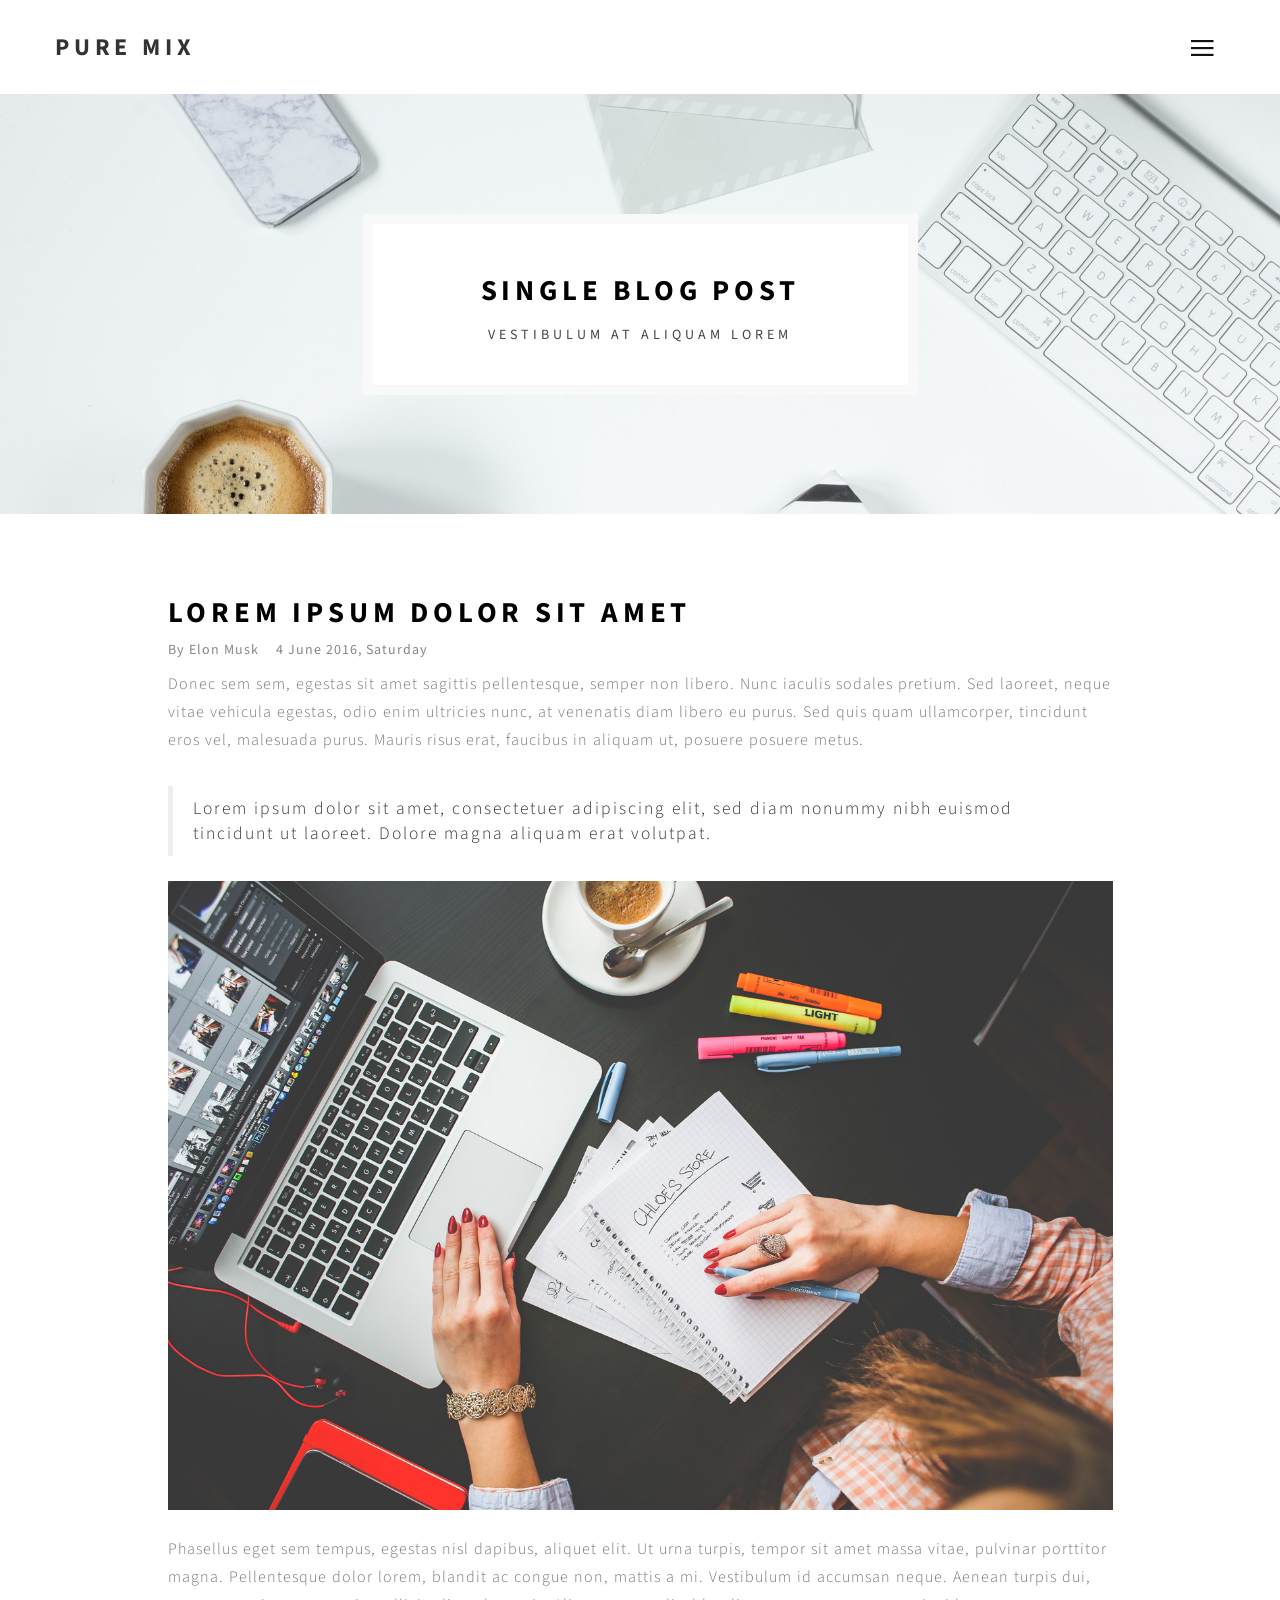
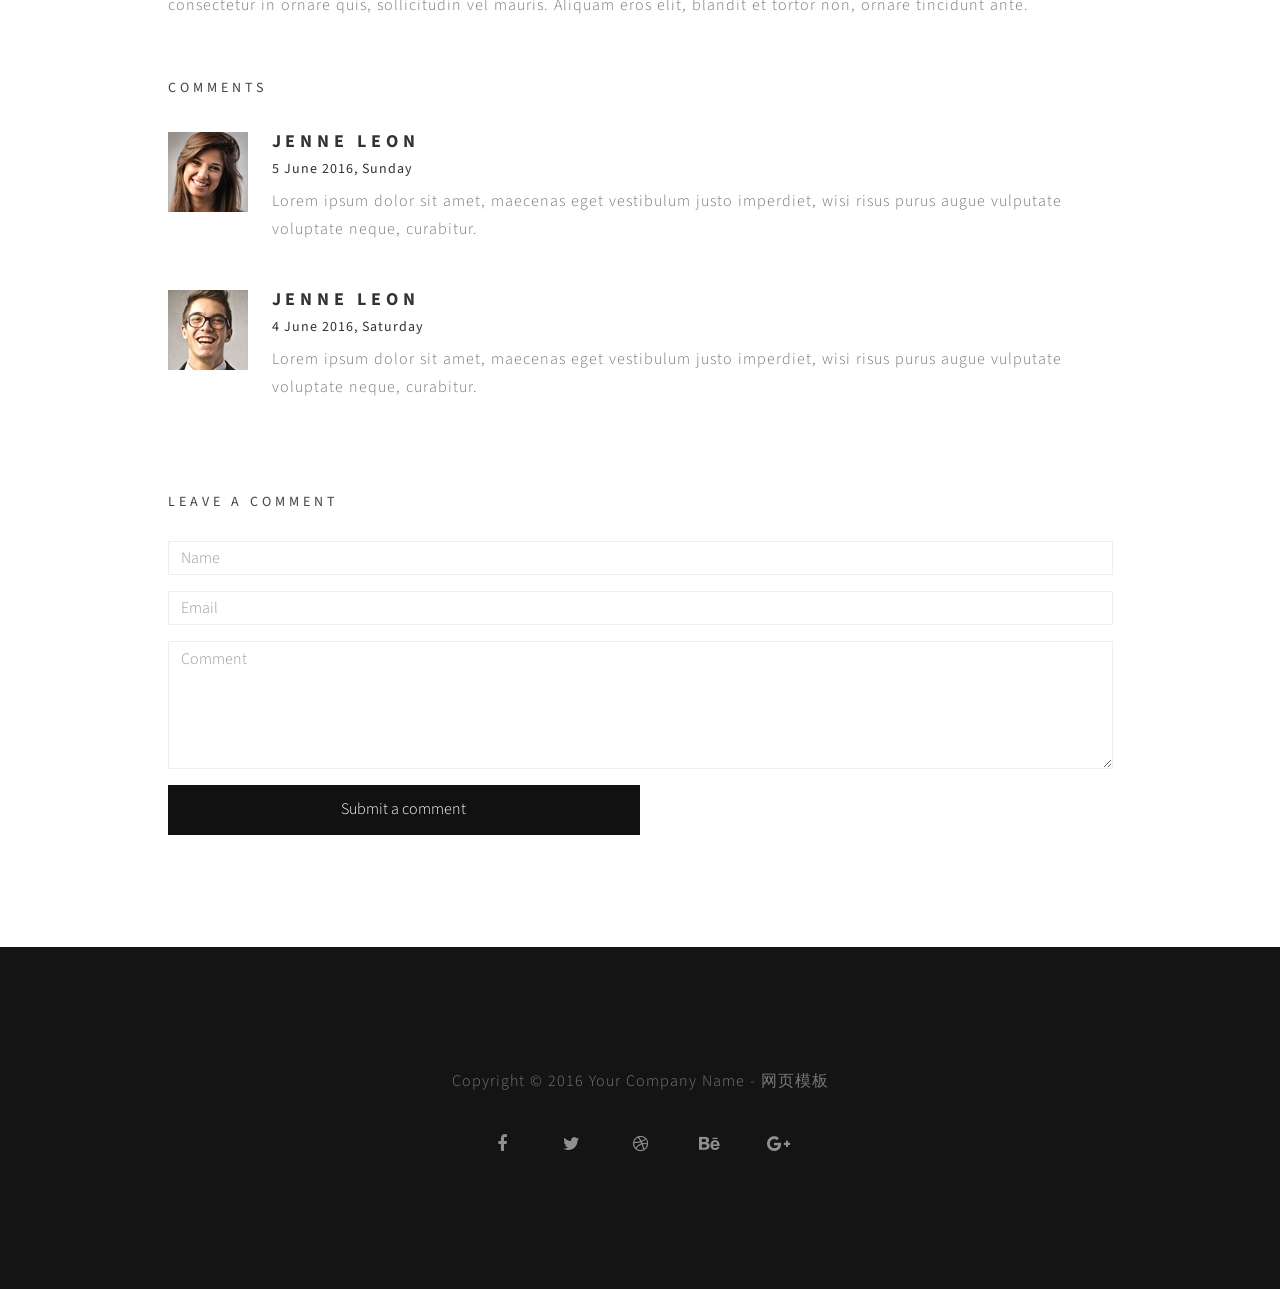
<file: single-post.html>
<!DOCTYPE html>
<html lang="en">
<head>
	<meta charset="utf-8">
	<meta http-equiv="X-UA-Compatible" content="IE=Edge">
	<meta name="viewport" content="width=device-width, initial-scale=1">
	<meta name="keywords" content="">
	<meta name="description" content="">

	<!-- Site title
   ================================================== -->
	<title>Pure Mix - Single Post</title>

	<!-- Bootstrap CSS
   ================================================== -->
	<link rel="stylesheet" href="css/bootstrap.min.css">

	<!-- Animate CSS
   ================================================== -->
	<link rel="stylesheet" href="css/animate.min.css">

	<!-- Font Icons CSS
   ================================================== -->
	<link rel="stylesheet" href="css/font-awesome.min.css">
	<link rel="stylesheet" href="css/ionicons.min.css">

	<!-- Main CSS
   ================================================== -->
	<link rel="stylesheet" href="css/style.css">

	<!-- Google web font 
   ================================================== -->	
  <link href='https://fonts.googleapis.com/css?family=Source+Sans+Pro:400,700,300' rel='stylesheet' type='text/css'>
	
</head>
<body>


<!-- Preloader section
================================================== -->
<div class="preloader">

	<div class="sk-spinner sk-spinner-pulse"></div>

</div>


<!-- Navigation section
================================================== -->
<div class="nav-container">
   <nav class="nav-inner transparent">

      <div class="navbar">
         <div class="container">
            <div class="row">

              <div class="brand">
                <a href="index.html">Pure Mix</a>
              </div>

              <div class="navicon">
                <div class="menu-container">

                  <div class="circle dark inline">
                    <i class="icon ion-navicon"></i>
                  </div>

                  <div class="list-menu">
                    <i class="icon ion-close-round close-iframe"></i>
                    <div class="intro-inner">
                     	<ul id="nav-menu">
                         <li><a href="index.html">Home</a></li>
                       	 <li><a href="about.html">About</a></li>
                       	 <li><a href="blog.html">Blog</a></li>
                       	 <li><a href="contact.html">Contact</a></li>
                      </ul>
                    </div>
                  </div>

                </div>
              </div>

            </div>
         </div>
      </div>

   </nav>
</div>

<!-- Header section
================================================== -->
<section id="header" class="header-five">
	<div class="container">
		<div class="row">

			<div class="col-md-offset-3 col-md-6 col-sm-offset-2 col-sm-8">
          <div class="header-thumb">
              <h1 class="wow fadeIn" data-wow-delay="0.6s">Single Blog post</h1>
              <h3 class="wow fadeInUp" data-wow-delay="0.9s">Vestibulum at aliquam lorem</h3>
          </div>
			</div>

		</div>
	</div>		
</section>


<!-- Single Post section
================================================== -->
<section id="single-post">
   <div class="container">
      <div class="row">

         <div class="wow fadeInUp col-md-offset-1 col-md-10 col-sm-offset-1 col-sm-10" data-wow-delay="2.3s">
         	  <div class="blog-thumb">
         		   
         		   <h1>Lorem ipsum dolor sit amet</h1>
         			    <div class="post-format">
						        <span>By <a href="#">Elon Musk</a></span>
						        <span><i class="fa fa-date"></i> 4 June 2016, Saturday</span>
					       </div>
         		   <p>Donec sem sem, egestas sit amet sagittis pellentesque, semper non libero. Nunc iaculis sodales pretium. Sed laoreet, neque vitae vehicula egestas, odio enim ultricies nunc, at venenatis diam libero eu purus. Sed quis quam ullamcorper, tincidunt eros vel, malesuada purus. Mauris risus erat, faucibus in aliquam ut, posuere posuere metus.</p>
               <blockquote>Lorem ipsum dolor sit amet, consectetuer adipiscing elit, sed diam nonummy nibh euismod tincidunt ut laoreet. Dolore magna aliquam erat volutpat.</blockquote>
               
               <img src="images/blog-img1.jpg" class="img-responsive post-image" alt="Blog">
               <p>Phasellus eget sem tempus, egestas nisl dapibus, aliquet elit. Ut urna turpis, tempor sit amet massa vitae, pulvinar porttitor magna. Pellentesque dolor lorem, blandit ac congue non, mattis a mi. Vestibulum id accumsan neque. Aenean turpis dui, consectetur in ornare quis, sollicitudin vel mauris. Aliquam eros elit, blandit et tortor non, ornare tincidunt ante.</p>
               
               

               <div class="blog-comment">
                 <h3>Comments</h3>
                    <div class="media">
                        <div class="media-object pull-left">
                            <img src="images/comment1.jpg" class="img-responsive" alt="blog">
                       </div>
                      <div class="media-body">
                        <h4 class="media-heading">Jenne leon</h4>
                        <h5>5 June 2016, Sunday</h5>
                        <p>Lorem ipsum dolor sit amet, maecenas eget vestibulum justo imperdiet, wisi risus purus augue vulputate voluptate neque, curabitur.</p>
                      </div>
                    </div>
                    <div class="media">
                        <div class="media-object pull-left">
                            <img src="images/comment2.jpg" class="img-responsive" alt="blog">
                       </div>
                      <div class="media-body">
                        <h4 class="media-heading">Jenne leon</h4>
                        <h5>4 June 2016, Saturday</h5>
                        <p>Lorem ipsum dolor sit amet, maecenas eget vestibulum justo imperdiet, wisi risus purus augue vulputate voluptate neque, curabitur.</p>
                      </div>
                    </div>
               </div>

               <div class="blog-comment-form">
                  <h3>Leave a comment</h3>
                    <form action="#" method="post">
                      <input type="text" class="form-control" placeholder="Name" name="name" required>
                      <input type="email" class="form-control" placeholder="Email" name="email" required>
                      <textarea class="form-control" placeholder="Comment" rows="5" name"Your Comments" required id="comment"></textarea>
                      <div class="contact-submit">
                      	<input name="submit" type="submit" class="form-control" id="submit" value="Submit a comment">
                      </div>
                   </form>
               </div>
         	  </div>
		    </div>

      </div>
   </div>
</section>

<!-- Footer section
================================================== -->
<footer>
	<div class="container">
		<div class="row">

			<div class="col-md-12 col-sm-12">
				<p class="wow fadeInUp"  data-wow-delay="0.3s">Copyright © 2016 Your Company Name - <a target="_blank" href="http://www.mobanwang.com/" title="网页模板">网页模板</a></p>
				<ul class="social-icon wow fadeInUp"  data-wow-delay="0.6s">
					<li><a href="#" class="fa fa-facebook"></a></li>
					<li><a href="#" class="fa fa-twitter"></a></li>
					<li><a href="#" class="fa fa-dribbble"></a></li>
					<li><a href="#" class="fa fa-behance"></a></li>
					<li><a href="#" class="fa fa-google-plus"></a></li>
				</ul>
			</div>
			
		</div>
	</div>
</footer>

<!-- Javascript 
================================================== -->
<script src="js/jquery.js"></script>
<script src="js/bootstrap.min.js"></script>
<script src="js/wow.min.js"></script>
<script src="js/custom.js"></script>

</body>
</html>
</file>
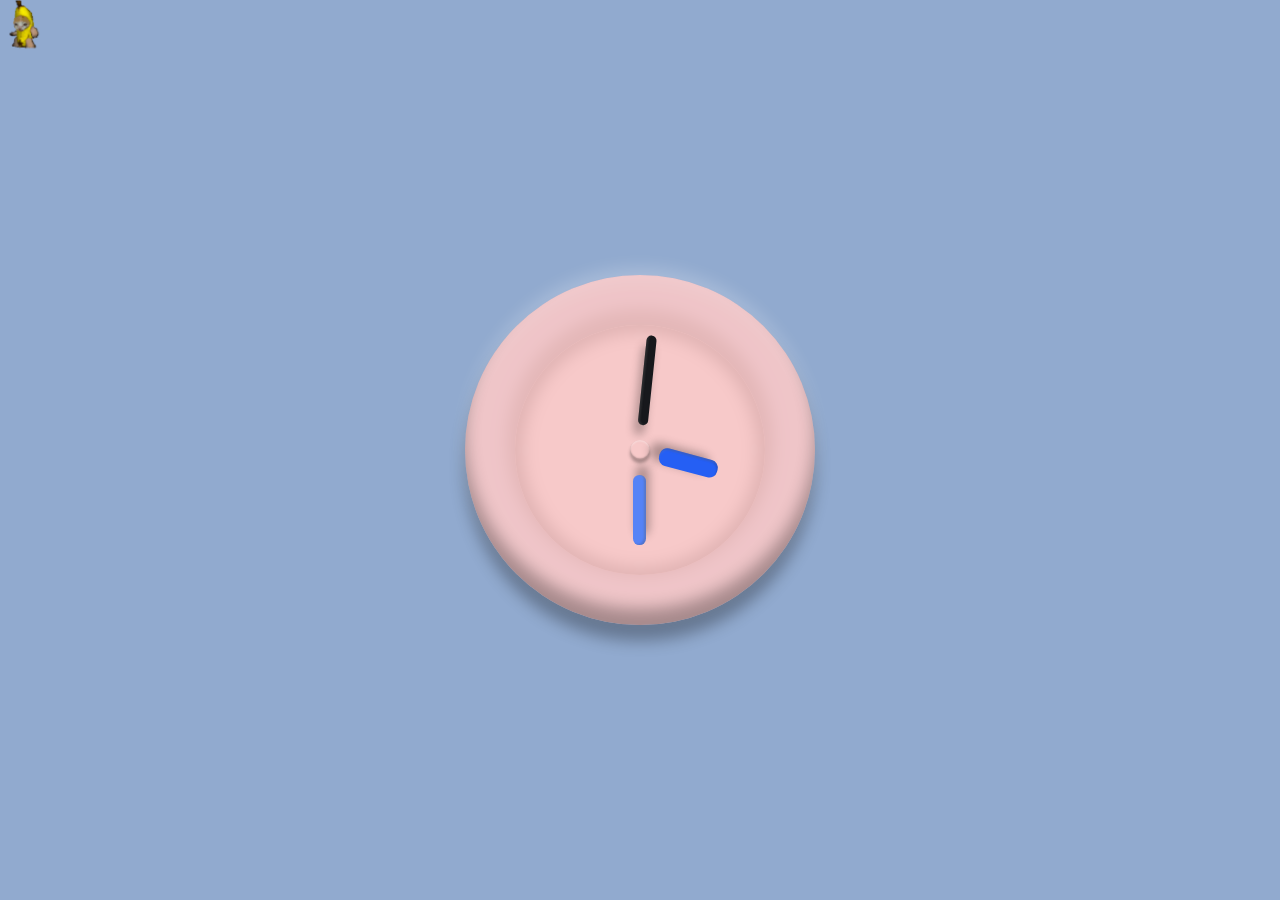
<file: 5.24晚上相册2/时钟.html>
<!DOCTYPE html>
<html lang="en">

<head>
    <meta charset="UTF-8">
    <meta http-equiv="X-UA-Compatible" content="IE=edge">
    <meta name="viewport" content="width=device-width, initial-scale=1.0">
    <title>Document</title>
    <style>
        * {
            margin: 0;
            padding: 0;
            box-sizing: border-box;
        }

        :root {
            --bg: linear-gradient(rgb(145, 170, 207), rgb(145, 170, 207));
            --fg: #17181c;
            --primary1: #255ff4;
            --primary2: #5583f6;
        }

        body {
            display: flex;
            justify-content: center;
            align-items: center;
            min-height: 100vh;
            background: var(--bg);
        }

        .clock {
            width: 350px;
            height: 350px;
            display: flex;
            justify-content: center;
            align-items: center;
            border-radius: 50%;
            background-color: rgba(250, 200, 200, .9);
            box-shadow: 0 -1em 1em rgba(0, 0, 0, 0.3) inset,
                0 0.5em 1em rgba(255, 255, 255, 0.1) inset,
                0 -0.5em 1em rgba(255, 255, 255, 0.2),
                0 1em 1em rgba(0, 0, 0, 0.3);
        }

        .clock:before {
            content: '';
            position: absolute;
            width: 20px;
            height: 20px;
            border-radius: 50%;
            z-index: 100;
            box-shadow: 0 0.1em 0.1em rgba(255, 255, 255, 0.3) inset,
                0 -0.1em 0.1em rgba(0, 0, 0, 0.3) inset,
                0 0.2em 0.2em rgba(0, 0, 0, 0.3);
        }

        .clock:after {
            content: '';
            display: block;
            border-radius: 50%;
            position: absolute;
            box-shadow: 0 0 1em 0.5em rgb(0, 0, 0) inset,
                0 -0.5em 1em 0.5em rgba(0, 0, 0, 0.8);
            width: 250px;
            height: 250px;
            background-color: rgb(226, 214, 214);
            z-index: -99;

        }

        .clock .hour,
        .clock .min,
        .clock .sec {
            position: absolute;
        }

        .clock .hour,
        .hr {
            width: 160px;
            height: 160px;
        }

        .clock .min,
        .mn {
            width: 190px;
            height: 190px;
        }

        .clock .sec,
        .sc {
            width: 230px;
            height: 230px;
        }

        .hr,
        .mn,
        .sc {
            display: flex;
            justify-content: center;
            position: absolute;
        }

        .hr:before,
        .mn:before,
        .sc:before {
            box-shadow: 2px -0.6px 2px rgba(255, 255, 255, 0.1) inset,
                2px 0.5px 2px rgba(0, 0, 0, 0.2) inset,
                -3px 10px 10px rgba(0, 0, 0, 0.3);
        }

        .hr:before {
            content: '';
            width: 8px;
            height: 80px;
            z-index: 10;
            border-radius: 6px 6px 0 0;
            background: var(--primary1);
            border-radius: 0.5em;
            width: 18px;
            height: 60px;
        }

        .mn:before {
            content: '';
            width: 4px;
            height: 90px;
            z-index: 11;
            border-radius: 6px 6px 0 0;
            background: var(--primary2);
            border-radius: 0.4em;
            width: 13px;
            height: 70px;
        }

        .sc:before {
            content: '';
            z-index: 12;
            background: var(--fg);
            border-radius: 0.3em;
            width: 10px;
            height: 90px;
        }

        .img {
            width: 50px;
            height: 50px;
            position: absolute;
            background-image: url('相册2image/3.gif');
            background-size: cover;
            transition: 0.05s;
            z-index: 999;
        }
    </style>
</head>

<body>
    <div class="img"></div>

    <div class="clock">
        <div class="hour">
            <div class="hr" id="hr"></div>
        </div>
        <div class="min">
            <div class="mn" id="mn"></div>
        </div>
        <div class="sec">
            <div class="sc" id="sc"></div>
        </div>
    </div>

    <script>
        // 时钟代码
        const degClock = 6;
        const hr = document.querySelector('#hr');
        const mn = document.querySelector('#mn');
        const sc = document.querySelector('#sc');

        setInterval(() => {
            let day = new Date();
            let h = day.getHours() * 30;
            let m = day.getMinutes() * degClock;
            let s = day.getSeconds() * degClock;
            hr.style.transform = `rotateZ(${h + m / 12}deg)`;
            mn.style.transform = `rotateZ(${m}deg)`;
            sc.style.transform = `rotateZ(${s}deg)`;
        }, 1000);
    </script>

    <script>
        // 跟随图片代码
        let img = document.querySelector('.img')
        let deg = 0
        let imgx = 0
        let imgy = 0
        let imgl = 0
        let imgt = 0
        let y = -180
        let index = 0

        window.addEventListener('mousemove', function (e) {
            imgx = e.x - img.offsetLeft - img.clientWidth / 2
            imgy = e.y - img.offsetTop - img.clientHeight / 2
            deg = 360 * Math.atan(imgy / imgx) / (2 * Math.PI)
            index = 0
            let x = e.clientX

            // 这里修复方向
            if (img.offsetLeft < x) {
                y = 0
            } else {
                y = -180
            }
        })

        setInterval(() => {
            img.style.transform = "rotateZ(" + deg + "deg) rotateY(" + y + "deg)"
            index++
            if (index < 50) {
                imgl += imgx / 50
                imgt += imgy / 50
            }
            img.style.left = imgl + "px"
            img.style.top = imgt + "px"
        }, 10)
    </script>
</body>
</html>
</file>
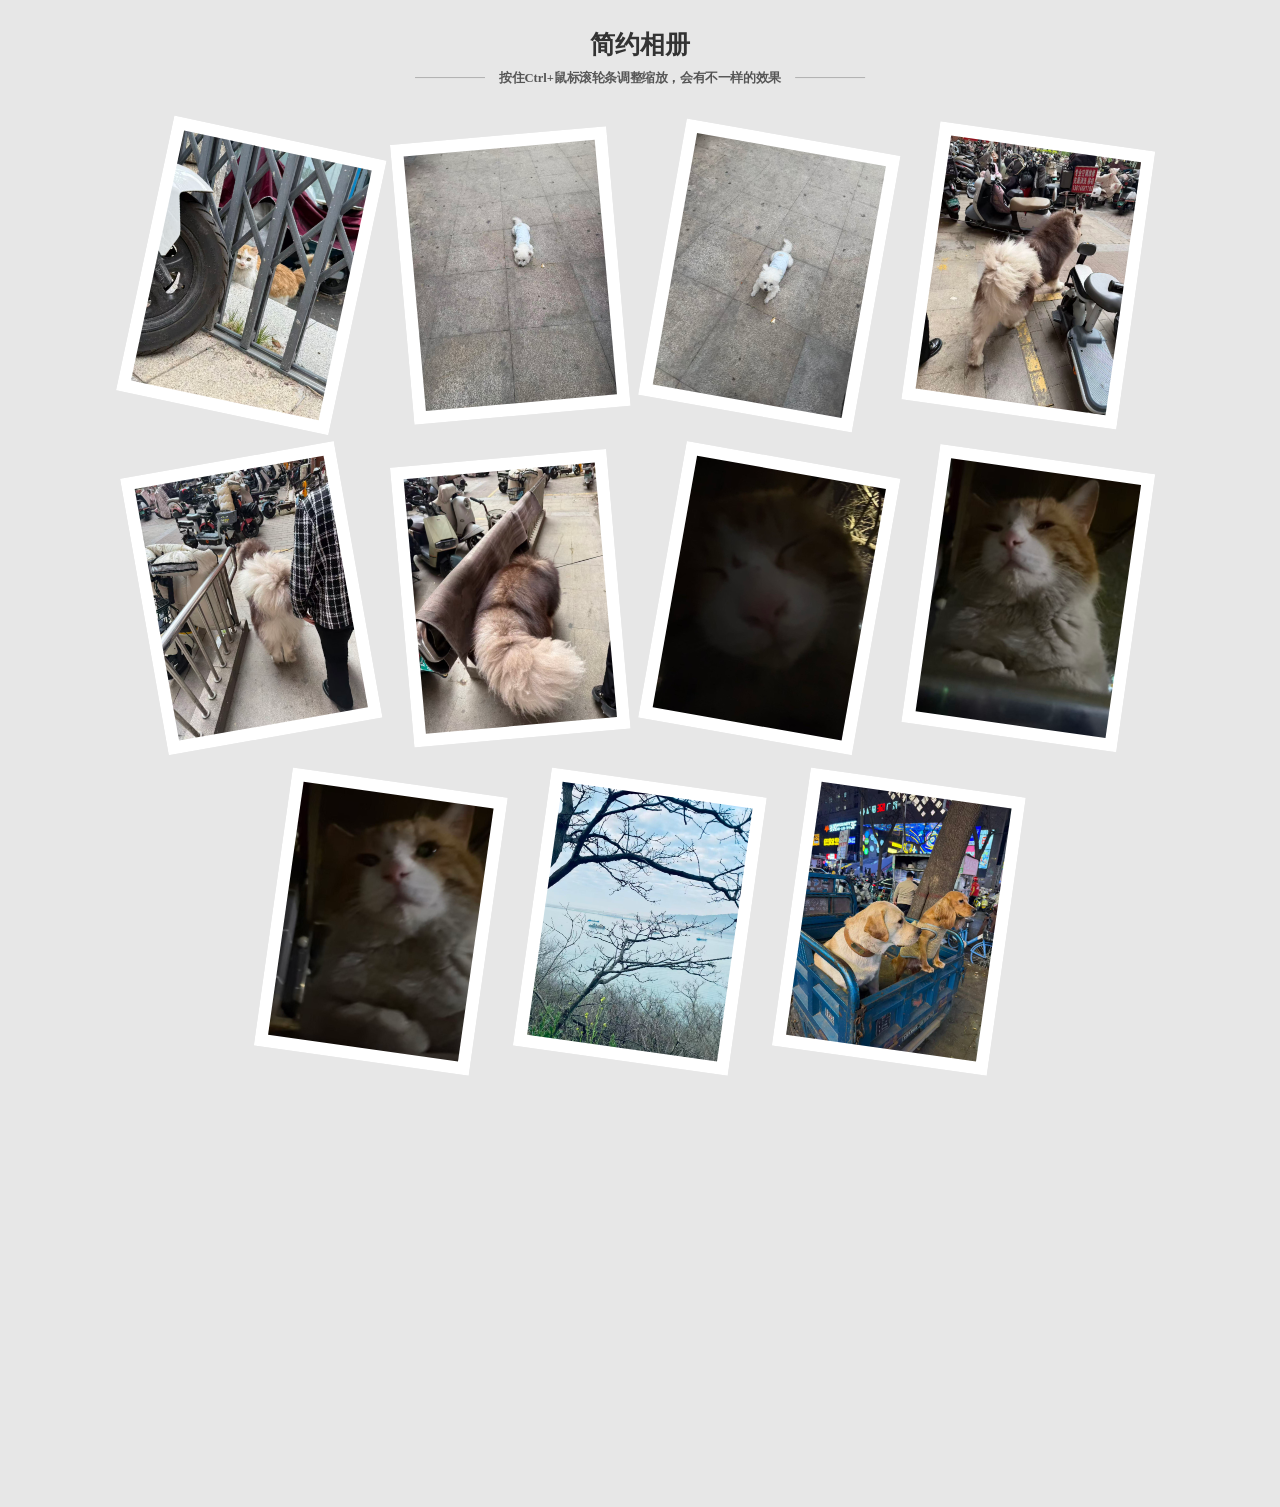
<file: 5.24晚上相册2/相册2.html>
<!DOCTYPE html>
<html>
<head>
    <meta charset="utf-8">
    <title>简约相册</title>
    <link rel="stylesheet" type="text/css" href="index.css"/>

	<style>
  html {
    transform: scale(0.7);
    transform-origin: top left; /* 从左上角开始缩放，避免页面偏移 */
    width: 142.86%; /* 1 / 0.7 ≈ 142.86%，防止缩放后出现空白 */
    height: 142.86%;
  }
</style>
	
</head>
<body>
    <!-- 新增大标题 -->
    <h1 class="main-title">简约相册</h1>

    <!-- 带线条的小标题 -->
    <h2 class="subtitle">按住Ctrl+鼠标滚轮条调整缩放，会有不一样的效果</h2>

    <!-- 居中容器放图片 -->
    <div id="cont">
        <img src="相册2image/1.jpg" class="ima" id="a">
        <img src="相册2image/2.jpg" class="ima" id="b">
        <img src="相册2image/3.jpg" class="ima" id="c">
        <img src="相册2image/4.jpg" class="ima" id="d">
        <img src="相册2image/5.jpg" class="ima" id="e">
        <img src="相册2image/6.jpg" class="ima" id="f">
        <img src="相册2image/7.jpg" class="ima" id="g">
        <img src="相册2image/8.jpg" class="ima" id="h">
		<img src="相册2image/9.jpg" class="ima" id="h">
		<img src="相册2image/11.jpg" class="ima" id="h">
        <img src="相册2image/12.jpg" class="ima" id="h">
    </div>
</body>
</html>
</file>
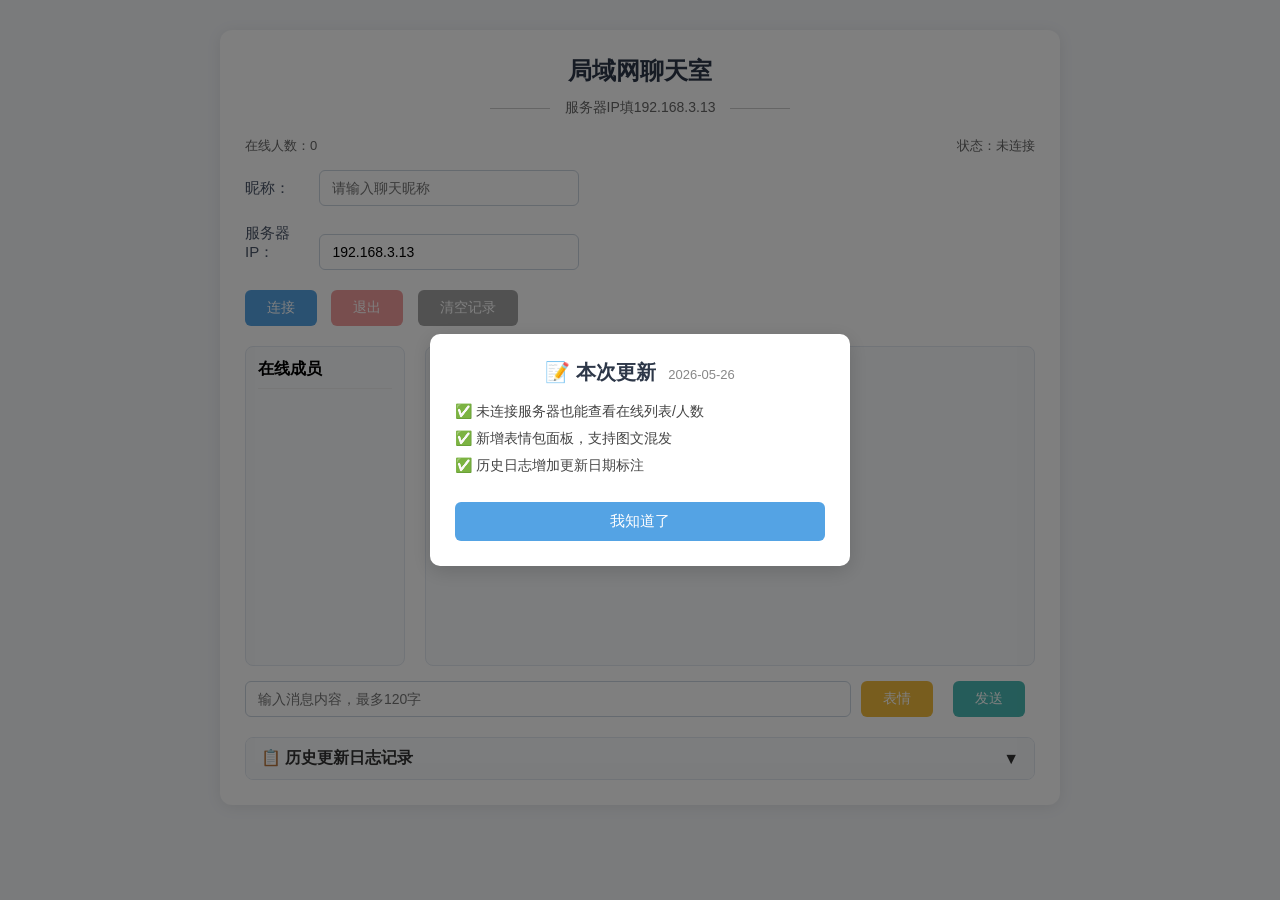
<file: 5.24晚上相册2/聊天.html>
<!DOCTYPE html>
<html lang="zh-CN">
<head>
<meta charset="utf-8">
<title>局域网聊天室</title>
<style>
*{margin:0;padding:0;box-sizing:border-box;font-family:"Microsoft Yahei",sans-serif;}
body{background:#f5f7fa;padding:30px;max-width:900px;margin:0 auto;}
.container{background:#fff;border-radius:12px;box-shadow:0 2px 15px rgba(0,0,0,0.08);padding:25px;}
.title{text-align:center;color:#2d3748;margin-bottom:12px;font-size:24px;}
.sub-title-wrap{display:flex;align-items:center;justify-content:center;margin-bottom:20px;}
.line{width:60px;height:1px;background:#ccc;}
.sub-title{margin:0 15px;font-size:14px;color:#666;}
.top-info{display:flex;justify-content:space-between;font-size:13px;color:#666;margin-bottom:15px;}
.main-wrap{display:flex;gap:20px;margin-bottom:15px;}
.user-list{width:160px;border:1px solid #e2e8f0;border-radius:8px;padding:12px;background:#f8fafc;height:320px;overflow-y:auto;}
.list-title{font-weight:bold;margin-bottom:10px;padding-bottom:8px;border-bottom:1px solid #eee;}
.user-item{padding:4px 0;font-size:14px;color:#333;}
.chat-box{flex:1;height:320px;border:1px solid #e2e8f0;border-radius:8px;padding:15px;overflow-y:auto;background:#f8fafc;}
.form-item{margin-bottom:18px;}
label{display:inline-block;width:70px;color:#4a5568;font-size:15px;}
input{padding:9px 12px;border:1px solid #cbd5e0;border-radius:6px;width:260px;font-size:14px;transition:0.2s;}
input:focus{outline:none;border-color:#4299e1;}
.btn-group{margin:20px 0;}
button{padding:9px 22px;border:none;border-radius:6px;cursor:pointer;font-size:14px;margin-right:10px;opacity:0.9;}
button:disabled{opacity:0.5;cursor:not-allowed;}
.link-btn{background:#4299e1;color:#fff;}
.exit-btn{background:#e53e3e;color:#fff;}
.clear-btn{background:#999;color:#fff;}
.send-area{display:flex;gap:10px;align-items:center;position:relative;}
#msg{flex:1;}
.send-btn{background:#38b2ac;color:#fff;}
.emoji-btn{background:#f0b429;color:#fff;}
.system-msg{color:#0d6efd;background:#e7f1ff;padding:4px 10px;border-radius:6px;display:inline-block;margin:4px 0;}
.tip-msg{color:#dc3545;background:#ffe9ec;padding:4px 10px;border-radius:6px;margin:4px 0;display:inline-block;}
.msg-self{text-align:right;margin:6px 0;}
.msg-other{text-align:left;margin:6px 0;}
.bubble-self{display:inline-block;background:#4299e1;color:#fff;padding:6px 10px;border-radius:10px 10px 2px 10px;max-width:70%;}
.bubble-other{display:inline-block;background:#e9ecef;color:#333;padding:6px 10px;border-radius:10px 10px 10px 2px;max-width:70%;}
.msg-time{font-size:11px;color:#999;margin-top:3px;}

.log-modal{position:fixed;top:0;left:0;width:100%;height:100%;background:rgba(0,0,0,0.5);display:flex;align-items:center;justify-content:center;z-index:999;}
.log-box{background:#fff;width:420px;border-radius:10px;box-shadow:0 5px 20px rgba(0,0,0,0.15);padding:25px;position:relative;}
.log-title-wrap{text-align:center;margin-bottom:15px;}
.log-title{font-size:20px;font-weight:bold;color:#2d3748;display:inline-block;}
.log-date-small{font-size:13px;color:#888;margin-left:8px;}
.log-item{margin:6px 0;font-size:14px;color:#444;line-height:1.5;}
.log-close{margin-top:20px;background:#4299e1;color:#fff;border:none;padding:10px 0;width:100%;border-radius:6px;cursor:pointer;font-size:15px;}

.history-log{margin-top:20px;border:1px solid #e2e8f0;border-radius:8px;overflow:hidden;}
.history-header{background:#f8fafc;padding:10px 15px;cursor:pointer;font-weight:bold;color:#333;display:flex;justify-content:space-between;align-items:center;}
.history-content{padding:15px;display:none;background:#fff;}
.history-content.show{display:block;}
.history-item{padding:4px 0;font-size:14px;color:#555;}
.arrow{transition:0.2s;}
.arrow.open{transform:rotate(180deg);}
.log-date{color:#888;font-size:13px;margin-bottom:6px;}

.emoji-panel{
    position:absolute;
    bottom:50px;
    left:0;
    background:#fff;
    border:1px solid #ddd;
    border-radius:8px;
    padding:10px;
    width:320px;
    display:none;
    box-shadow:0 2px 8px rgba(0,0,0,0.1);
    z-index:10;
}
.emoji-panel.show{display:block;}
.emoji-item{
    display:inline-block;
    font-size:22px;
    padding:4px 8px;
    cursor:pointer;
    border-radius:4px;
}
.emoji-item:hover{background:#f1f1f1;}
</style>
</head>
<body>

<!-- 弹窗：标题后加了小字体日期 -->
<div class="log-modal" id="logModal">
    <div class="log-box">
        <div class="log-title-wrap">
            <span class="log-title">📝 本次更新</span>
            <span class="log-date-small">2026-05-26</span>
        </div>
        <div class="log-item">✅ 未连接服务器也能查看在线列表/人数</div>
        <div class="log-item">✅ 新增表情包面板，支持图文混发</div>
        <div class="log-item">✅ 历史日志增加更新日期标注</div>
        <button class="log-close" onclick="closeLog()">我知道了</button>
    </div>
</div>

<div class="container">
    <h2 class="title">局域网聊天室</h2>
    <div class="sub-title-wrap">
        <span class="line"></span>
        <span class="sub-title">服务器IP填192.168.3.13</span>
        <span class="line"></span>
    </div>
    <div class="top-info">
        <span id="onlineNum">在线人数：0</span>
        <span id="statusText">状态：未连接</span>
    </div>
    <div class="form-item">
        <label>昵称：</label>
        <input type="text" id="name" placeholder="请输入聊天昵称">
    </div>
    <div class="form-item">
        <label>服务器IP：</label>
        <input type="text" id="ip" value="192.168.3.13">
    </div>
    <div class="btn-group">
        <button class="link-btn" onclick="link()" id="linkBtn">连接</button>
        <button class="exit-btn" onclick="exit()" id="exitBtn" disabled>退出</button>
        <button class="clear-btn" onclick="clearChat()">清空记录</button>
    </div>

    <div class="main-wrap">
        <div class="user-list">
            <div class="list-title">在线成员</div>
            <div id="userListBox"></div>
        </div>
        <div id="box" class="chat-box"></div>
    </div>

    <div class="send-area">
        <div class="emoji-panel" id="emojiPanel">
            <span class="emoji-item" onclick="insertEmoji('😀')">😀</span>
            <span class="emoji-item" onclick="insertEmoji('😂')">😂</span>
            <span class="emoji-item" onclick="insertEmoji('🥰')">🥰</span>
            <span class="emoji-item" onclick="insertEmoji('😎')">😎</span>
            <span class="emoji-item" onclick="insertEmoji('🤔')">🤔</span>
            <span class="emoji-item" onclick="insertEmoji('😥')">😥</span>
            <span class="emoji-item" onclick="insertEmoji('😡')">😡</span>
            <span class="emoji-item" onclick="insertEmoji('👍')">👍</span>
            <span class="emoji-item" onclick="insertEmoji('👎')">👎</span>
            <span class="emoji-item" onclick="insertEmoji('👏')">👏</span>
            <span class="emoji-item" onclick="insertEmoji('🎉')">🎉</span>
            <span class="emoji-item" onclick="insertEmoji('❤️')">❤️</span>
            <span class="emoji-item" onclick="insertEmoji('🔥')">🔥</span>
            <span class="emoji-item" onclick="insertEmoji('💯')">💯</span>
            <span class="emoji-item" onclick="insertEmoji('🙌')">🙌</span>
        </div>
        <input type="text" id="msg" placeholder="输入消息内容，最多120字" maxlength="120" onkeydown="enterSend(event)">
        <button class="emoji-btn" onclick="toggleEmoji()">表情</button>
        <button class="send-btn" onclick="send()">发送</button>
    </div>

    <div class="history-log">
        <div class="history-header" onclick="toggleHistory()">
            <span>📋 历史更新日志记录</span>
            <span class="arrow">▼</span>
        </div>
        <div class="history-content" id="historyContent">
            <div class="log-date">2026-05-26（本次更新）</div>
            <div class="history-item">• 未连接服务器也能查看在线列表/人数</div>
            <div class="history-item">• 新增表情包选择面板，支持表情+文字混发</div>
            <div class="history-item">• 历史日志新增更新日期标注</div>
            <br>
            <div class="log-date">2026-05-25</div>
            <div class="history-item">• 修复服务端开机虚假在线人员BUG</div>
            <div class="history-item">• 修复在线成员列表人员进出不刷新问题</div>
            <div class="history-item">• 新增开机更新弹窗 + 可折叠历史日志</div>
            <div class="history-item">• 修复无限重连、重复昵称刷屏问题</div>
            <div class="history-item">• 左右气泡聊天样式、消息附带时间戳</div>
            <div class="history-item">• 新人上线/下线系统提示、回车快捷发送</div>
            <div class="history-item">• 清空聊天记录、连接状态实时展示</div>
            <br>
            <div class="log-date">初始版本 V1.0</div>
            <div class="history-item">• 基础聊天、连接、退出功能</div>
            <div class="history-item">• 基础界面与昵称锁定功能</div>
        </div>
    </div>
</div>

<script>
let ws, isConnected = false, myName = "";
let watcherWs;

window.onload = function() {
    initWatcher();
}

function initWatcher() {
    const ip = document.getElementById("ip").value.trim();
    watcherWs = new WebSocket("ws://" + ip + ":8080");

    watcherWs.onmessage = function(res) {
        try {
            let d = JSON.parse(res.data);
            if (d.type === "online") {
                document.getElementById("onlineNum").innerText = "在线人数：" + d.count;
                return;
            }
            if (d.type === "userList") {
                renderUserList(d.list);
                return;
            }
        } catch (e) {}
    };

    watcherWs.onclose = function() {
        setTimeout(initWatcher, 5000);
    };
}

function toggleEmoji(){
    const panel = document.getElementById("emojiPanel");
    panel.classList.toggle("show");
}

function insertEmoji(emoji){
    const input = document.getElementById("msg");
    input.value += emoji;
    document.getElementById("emojiPanel").classList.remove("show");
    input.focus();
}

function closeLog(){
    document.getElementById("logModal").style.display = "none";
}

function toggleHistory(){
    let content = document.getElementById("historyContent");
    let arrow = document.querySelector(".arrow");
    content.classList.toggle("show");
    arrow.classList.toggle("open");
}

function enterSend(e) { if (e.keyCode === 13) send(); }
function scrollBottom() { let b = document.getElementById("box"); b.scrollTop = b.scrollHeight; }

function renderUserList(list) {
    let box = document.getElementById("userListBox");
    let html = "";
    list.forEach(name => {
        html += `<div class="user-item">${name}</div>`;
    });
    box.innerHTML = html;
}

function link() {
    if (isConnected) return;

    let name = document.getElementById("name").value.trim();
    let ip = document.getElementById("ip").value.trim();
    if (!name) { addSysMsg("请输入昵称"); return; }

    myName = name;
    isConnected = true;

    document.getElementById("name").disabled = true;
    document.getElementById("linkBtn").disabled = true;
    document.getElementById("exitBtn").disabled = false;
    document.getElementById("statusText").innerText = "状态：连接中...";

    ws = new WebSocket("ws://" + ip + ":8080");

    ws.onopen = () => {
        addSysMsg("连接成功");
        document.getElementById("statusText").innerText = "状态：已连接";
        ws.send(myName + "：已加入聊天室");
    };

    ws.onmessage = res => {
        try {
            let d = JSON.parse(res.data);
            if (d.type === "online") {
                document.getElementById("onlineNum").innerText = "在线人数：" + d.count;
                return;
            }
            if (d.type === "userList") {
                renderUserList(d.list);
                return;
            }
            if (d.type === "sys") { addSysMsg(d.text); return; }
            if (d.type === "tip") { addTipMsg(d.text); return; }
            if (d.type === "chat") { renderChat(d); return; }
        } catch (e) {}
    };

    ws.onclose = () => {
        resetStatus();
        addSysMsg("连接已断开");
        document.getElementById("statusText").innerText = "状态：未连接";
        document.getElementById("onlineNum").innerText = "在线人数：0";
        document.getElementById("userListBox").innerHTML = "";
    };

    ws.onerror = () => {
        resetStatus();
        addTipMsg("连接失败，请检查服务器或IP");
        document.getElementById("statusText").innerText = "状态：连接失败";
    };
}

function renderChat(d) {
    let box = document.getElementById("box");
    if (d.name === myName) {
        box.innerHTML += `<div class="msg-self"><div class="bubble-self">${d.content}</div><div class="msg-time">${d.name} ${d.time}</div></div>`;
    } else {
        box.innerHTML += `<div class="msg-other"><div class="bubble-other">${d.content}</div><div class="msg-time">${d.name} ${d.time}</div></div>`;
    }
    scrollBottom();
}

function exit() {
    if (ws) {
        ws.onclose = null;
        ws.close();
    }
    clearChat();
    resetStatus();
}

function resetStatus() {
    isConnected = false;
    myName = "";
    document.getElementById("name").disabled = false;
    document.getElementById("linkBtn").disabled = false;
    document.getElementById("exitBtn").disabled = true;
}

function send() {
    if (!isConnected) return;
    let val = document.getElementById("msg").value.trim();
    if (!val) return;
    ws.send(myName + "：" + val);
    document.getElementById("msg").value = "";
}

function clearChat() {
    document.getElementById("box").innerHTML = "";
}

function addSysMsg(t) {
    let b = document.getElementById("box");
    b.innerHTML += `<div class="system-msg">系统：${t}</div>`;
    scrollBottom();
}

function addTipMsg(t) {
    let b = document.getElementById("box");
    b.innerHTML += `<div class="tip-msg">提示：${t}</div>`;
    scrollBottom();
}
</script>
</body>
</html>
</file>
<file: css/style.css>
/*

Template 2082 Pure Mix

http://www.tooplate.com/view/2082-pure-mix

*/

/* Body 
------------------------------------- */
body {
		background: #ffffff;
    font-family: 'Source Sans Pro', sans-serif;
    font-style: normal;
    font-weight: 300;
    position: relative;
}

html,body {
  width: 100%;
  overflow-x: hidden;
}

html {
  font-size: 100%;
}


/* Typography
------------------------------------- */

h1,h2,h3,h4 {
  font-weight: 400;
  letter-spacing: 0.3rem;
  text-transform: uppercase;
}

h1 {
  color: #000;
  font-size: 1.8rem;
  font-weight: 700;
}

h2 {
  color: #ffffff;
  font-size: 1rem;
}

h3 {
  color: #444;
  font-size: 14px;
  letter-spacing: 4px;
}

h5 {
  font-weight: 400;
  letter-spacing: 1px;
}

p {
  color: #777;
  font-size: 16px;
  line-height: 28px;
  word-spacing: 1px;
  letter-spacing: 1px;
}

a {
  outline: none;
  text-decoration: none;
}
a,
a:hover,
a:focus {
  color: inherit;
  text-decoration: none;
  outline: 0;
  -webkit-transition: all 0.25s ease-out;
  -moz-transition: all 0.25s ease-out;
  -ms-transition: all 0.25s ease-out;
  -o-transition: all 0.25s ease-out;
  transition: all 0.25s ease-out;
}

img {
  width: 100%;
  max-width: 100%;
}


/* preloader styles
/* ========================================== */
.preloader {
    position: fixed;
    top: 0;
    left: 0;
    width: 100%;
    height: 100%;
    z-index: 99999;
    display: flex;
    flex-flow: row nowrap;
    justify-content: center;
    align-items: center;
    background: none repeat scroll 0 0 #fff;
}

.sk-spinner-pulse {
  width: 60px;
  height: 60px;
  background-color: #111112;
  border-radius: 100%;
  -webkit-animation: sk-pulseScaleOut 1s infinite ease-in-out;
          animation: sk-pulseScaleOut 1s infinite ease-in-out; }

@-webkit-keyframes sk-pulseScaleOut {
  0% {
    -webkit-transform: scale(0);
            transform: scale(0); }
  100% {
    -webkit-transform: scale(1);
            transform: scale(1);
    opacity: 0; } }

@keyframes sk-pulseScaleOut {
  0% {
    -webkit-transform: scale(0);
            transform: scale(0); }
  100% {
    -webkit-transform: scale(1);
            transform: scale(1);
    opacity: 0; } }



/* navigation styles
/* ========================================== */
.nav-container,
nav {
  overflow: visible;
  transition: all 0.3s ease;
  -webkit-transition: all 0.3s ease;
  -moz-transition: all 0.3s ease;
}

nav {
  -webkit-backface-visibility: hidden;
  backface-visibility: hidden;
  transition: all 0.3s ease;
  -webkit-transition: all 0.3s ease;
  -moz-transition: all 0.3s ease;
}

nav a {
  color: #333333;
}

.navbar {
  background: transparent;
  height: 94px;
  max-height: 94px;
  margin: 0;
  border-radius: 0;
  transition: all 0.3s ease;
  -webkit-transition: all 0.3s ease;
  -moz-transition: all 0.3s ease;
}

.brand {
  float: left;
  padding: 30px 0 0;
  transition: all 0.3s ease;
  -webkit-transition: all 0.3s ease;
  -moz-transition: all 0.3s ease;
  text-transform: uppercase;
  letter-spacing: 0.3rem;
}
.brand a {
  color: #333;
  font-size: 24px;
  font-weight: 700;
  opacity: 1;
  text-decoration: none;
}

.navicon {  
  position: relative;
  right: 0;
  display: -webkit-flex;
  display: -ms-flexbox;
  display: flex;
  -webkit-justify-content: flex-end;
  -ms-flex-pack: end;
  justify-content: flex-end;
  padding: 20px 0 0;
}

nav ul {
  display: inline-block;
}

nav ul.right {
  float: right;
  right: 0
}

#nav-menu a {
  font-weight: 300;
  font-size: 26px;
  color: #ffffff;
  text-transform: uppercase;
  letter-spacing: 0.3rem;
}

#nav-menu li {
  list-style: none;
  padding: 6px;
}

.nav-text-light a {
  color: #ffffff;
}

.sticky .nav-text-light a {
  color: #555555;
}

.sticky nav.nav-inner .navbar {
  height: 70px;
  max-height: 70px;
  margin: 0;
  background: #ffffff;
}

.sticky nav.transparent .navbar {
  background: transparent;
}

@media all and (max-width: 990px) {
  .nav-text-light a {
    color: #555555;
  }
  .nav-inner {
    background: #ffffff;
  }
  .transparent {
    background: transparent;
  }
  .navicon {
    padding-right: 10px;
  }
  nav ul.right {
  float: left;
  }
}

a.icon {
  font-size: 32px;
  padding-right: 20px;
}

.intro-inner {  
  position: absolute;
  left: 50%;
  top: 50%;
  -webkit-transform: translate(-50%, -50%);
      -ms-transform: translate(-50%, -50%);
          transform: translate(-50%, -50%);
  width: 100%;
  text-align: center;
}

.close {
  font-family: inherit;
  font-size: 32px;
  font-weight: 300;
  text-shadow: none;
}
.close:focus {
  outline: 0px auto -webkit-focus-ring-color;
}

.circle {
  width: 45px;
  height: 45px;
  text-align: center;
  margin: 0 auto;
  position: absolute;
  top: 50%;
  left: 50%;
  margin-top: -40px;
  margin-left: -40px;
  border-radius: 50%;
  transition: all 0.3s ease;
  -webkit-transition: all 0.3s ease;
  -moz-transition: all 0.3s ease;
  cursor: pointer;
  z-index: 99;
  padding: 4px 0 0;
}

.circle i {
  font-size: 36px;
  color: #111112;
}

.circle.dark {
  border-color: #292929;
}

.circle.dark:before {
  border-color: transparent transparent transparent #292929;
}

.circle.large {
  height: 120px;
  width: 120px;
  margin-top: -60px;
  margin-left: -60px;
}

.circle.large:before {
  margin-top: -18px;
  margin-left: -10px;
  content: '';
  width: 0;
  height: 0;
  border-style: solid;
  border-width: 20px 0 20px 31.0px;
  border-color: transparent transparent transparent #ffffff;
}

.circle.large.dark:before {
  border-color: transparent transparent transparent #292929;
}

.circle.inline {
  position: relative;
  top: 0;
  left: 0;
  margin-top: 0;
  margin-left: 0;
  display: inline-block;
  z-index: 0;
}

@media all and (max-width: 767px) {
  .circle.large {
    width: 90px;
    height: 90px;
    margin-top: -45px;
  }
  .circle.large:before {
    margin-top: -14px;
    margin-left: -8px;
    content: '';
    width: 0;
    height: 0;
    border-style: solid;
    border-width: 15px 0 15px 25.0px;
    border-color: transparent transparent transparent #fff;
  }
}

.list-menu {
  position: fixed;
  visibility: hidden;
  width: 100%;
  height: 100%;
  top: 0;
  left: 0;
  z-index: 9999999;
  background: rgba(0, 0, 0, 0.9);
  transition: all 0.6s ease;
  -webkit-transition: all 0.6s ease;
  -moz-transition: all 0.6s ease;
  opacity: 0;
  z-index: -1;
}

.list-menu.reveal-modal {
  opacity: 1;
  z-index: 999999;
  visibility: visible;
}

.list-menu .ion-close-round {
  font-size: 31px;
  position: absolute;
  top: 32px;
  right: 32px;
  color: #fff;
  cursor: pointer;
}

/* header section styles
/* ========================================== */
#header {
  -webkit-background-size: cover;
  background-size: cover;
  background-position: center center;
  text-align: center;
  padding-top: 130px;
  padding-bottom: 100px;
}

#header .header-thumb {
  background: #ffffff;
  border: 10px solid #f9f9f9;
  padding: 62px 20px 62px 20px;
}

.header-one .header-thumb,
.header-two .header-thumb,
.header-three .header-thumb,
.header-four .header-thumb,
.header-five .header-thumb {
  padding: 32px 20px 32px 20px !important;
}

.header-one, .header-two,
.header-three, .header-four,
.header-five {
  height: 42vh !important;
  min-height: 420px;
  padding-top: 120px !important;
}

.header-one {
  background: url('../images/header-bg.jpg') no-repeat;
  height: 60vh !important;
  min-height: 520px;
  padding-top: 150px !important;
}
.header-two {
  background: url('../images/header-bg.jpg') no-repeat;
}
.header-three {
  background: url('../images/header-three-bg.jpg') no-repeat;
}
.header-four {
  background: url('../images/header-four-bg.jpg') no-repeat;
}
.header-five {
  background: url('../images/header-five-bg.jpg') no-repeat;
}

/* Portfolio section styles
/* ========================================== */
#portfolio {
  text-align: center;
  padding-top: 3rem;
  padding-bottom: 6rem;
}

#portfolio img {
  width: 100%;
}

#portfolio .portfolio-thumb {
  position: relative;
  overflow: hidden;
  margin: 0;
} 

#portfolio .portfolio-thumb .portfolio-overlay {
  background: #141414;
  position: absolute;
  top: 0;
  right: 0;
  bottom: 0;
  left: 0;
  width: 100%;
  height: 100%;
  opacity: 0;
  -webkit-transition: all 0.4s ease-in-out;
  transition: all 0.4s ease-in-out;
}

#portfolio .portfolio-thumb:hover .portfolio-overlay {
  opacity: 0.9;
}

#portfolio .portfolio-thumb .portfolio-overlay .portfolio-item {
    text-align: center;
    padding: 30% 20px 20px;
}

#portfolio .portfolio-thumb .portfolio-overlay .fa {
    background: #f9f9f9;
    border-radius: 100px;
    color: #141414;
    font-size: 1.3rem;
    display: inline-block;
    width: 3.5rem;
    height: 3.5rem;
    line-height: 3.5rem;
    text-align: center;
    text-decoration: none;
    margin-bottom: 4px;
}

/*filter css*/
.filter-wrapper {
    width: 100%;
    margin-bottom: 32px;
    overflow: hidden;
}

.filter-wrapper li {
    display: inline-block;
    margin: 4px;
}

.filter-wrapper li a {
    color: #666;
    font-size: 13px;
    font-weight: 400;
    letter-spacing: 2px;
    padding: 8px 17px;
    margin-right: 2px;
    margin-left: 2px;
    text-transform: uppercase;
    display: block;
    text-decoration: none;
    transition: all 0.4s ease-in-out;
}
.filter-wrapper li a:active {
  background: #111112 !important;
}
.filter-wrapper li a:hover,
.filter-wrapper li a:focus {
  background: #111112;
  color: #ffffff;
}

/*isotope box css*/
.iso-box-section {
    width: 100%;
}

.iso-box-wrapper {
    width: 100%;
    padding: 0;
    clear: both;
    position: relative;
}

.iso-box {
    position: relative;
    min-height: 50px;
    float: left;
    overflow: hidden;
    margin-bottom: 25px;
}

.iso-box > a {
    display: block;
    width: 100%;
    height: 100%;
    overflow: hidden;
} 

.fluid-img {
    width: 100%;
    display: block;
}

/* single project section styles
/* ========================================== */
#single-project {
  padding-top: 4rem;
  padding-bottom: 6rem;
}

#single-project .project-info {
  padding-bottom: 10px;
}

#single-project img {
  padding-top: 14px;
}

/* about section styles
/* ========================================== */
#about {
  padding-top: 5rem;
  padding-bottom: 8rem;
}

#about .col-md-4 {
  padding-top: 16px;
  padding-bottom: 32px;
}

#about img {
  padding-bottom: 20px;
}

#about blockquote {
  letter-spacing: 2px;
  margin-top: 20px;
}

/* blog & single post section styles
/* ========================================== */
#blog, 
#single-post {
  padding-top: 4rem;
  padding-bottom: 6rem;
}

#blog .blog-thumb {
  padding-top: 60px;
  padding-bottom: 40px;
}

#blog .post-format,
#single-post .post-format {
  padding-bottom: 10px;
}

#blog .post-format span,
#single-post .post-format span {
  color: #888;
  font-weight: 400;
  letter-spacing: 1px;
  padding-right: 10px;
}

#blog .blog-thumb .btn {
  border-radius: 0px;
  padding: 10px 32px;
  letter-spacing: 2px;
  text-transform: uppercase;
  margin-top: 22px;
  transition: all 0.4s ease-in-out;
}
#blog .blog-thumb .btn:hover {
  background: #111112;
  border-color: transparent;
  color: #ffffff;
}

#single-post blockquote {
  margin-top: 32px;
  letter-spacing: 2px;
}

.post-image {
	margin: 25px 0px;
}

#single-post .blog-comment,
#single-post .blog-comment-form {
  margin-top: 62px;
}

#single-post .blog-comment h3,
#single-post .blog-comment-form h3 {
  padding-bottom: 20px;
}

#single-post .blog-comment .media {
  padding-bottom: 22px;
}

#single-post .blog-comment .media img {
  padding-right: 14px;
}

#single-post .blog-comment h4 {
  font-weight: 700;
}

#single-post .blog-comment-form .form-control {
  background: transparent;
  border: 1px solid #eee;
  border-radius: 0px;
  box-shadow: none;
  font-size: 16px;
  margin-bottom: 16px;
  transition: all 0.4s ease-in-out;
}

#single-post .blog-comment-form input[type="submit"] {
  background: #111112;
  border-color: transparent;
  color: #ffffff;
  height: 50px;
}


/* contact section styles
/* ========================================== */
#contact {
  padding-top: 5rem;
  padding-bottom: 0rem;
}

#contact .fa {
  font-size: 32px;
  padding-right: 10px;
}

#contact #map-canvas  {
  border: none;
  width: 100%;
  height: 300px;
  margin-top: 40px;
}

#contact .contact-form {
  padding-top: 14px;
}

#contact .form-control {
  background: transparent;
  border: 1px solid #eee;
  border-radius: 0px;
  box-shadow: none;
  font-size: 16px;
  margin-bottom: 16px;
  transition: all 0.4s ease-in-out;
}

#contact .form-control:hover {
  border-color: #f0f0f0;
}

#contact textarea {min-height: 100px;}

#contact input {height: 50px;}

#contact input[type='submit'] {
  background: #111112;
  color: #ffffff;
  font-size: 15px;
  font-weight: 400;
  letter-spacing: 2px;
  transition: all 0.4s ease-in-out;
  margin-top: 10px;
}

#contact input[type='submit']:hover {
  background: #444;
}

.contact-submit {
	width: 50%;
}

#contact .col-md-4 {
  background: #fff;
  padding: 62px 0px 32px 42px;
  position: relative;
  bottom: -50px;
}



/* footer section styles
/* ========================================== */
footer {
  background: #141414;
  padding-top: 120px;
  padding-bottom: 120px;
  text-align: center;
}


/* social icon */
.social-icon {
  padding: 0;
  margin: 0;
}
.social-icon li {
  list-style: none;
  display: inline-block;
}
.social-icon li a {
  border-radius: 100px;
  border: 1px solid transparent;
  color: #909090;
  font-size: 18px;
  width: 50px;
  height: 50px;
  line-height: 48px;
  text-align: center;
  vertical-align: middle;
  text-decoration: none;
  transition: all 0.4s ease-in-out;
  padding: 0px;
  margin-top: 14px;
  margin-right: 8px;
  margin-left: 8px;
  position: relative;
  top: 0px;
}
.social-icon li a:hover {
  background: #ffffff;
}

/* Responsive Mobile styles
/* ========================================== */
@media (max-width: 980px) {

  .intro-inner {top: 30%;}

  #contact .col-md-4 {
    padding: 62px 20px 42px 32px;
  }

  #contact .col-md-4 p {
    font-size: 12px;
  }

  #contact #map-canvas {
    margin-bottom: 60px;
  }
}


@media (max-width: 768px) {

  .brand {
    padding-left: 24px;
  }

  .header-one, .header-two,
  .header-three, .header-four,
  .header-five {
    min-height: 380px;
	padding-top: 80px !important;
  }

  #about .col-md-4,
  #single-project .col-md-3 {
    padding-bottom: 32px;
  }

}


@media (max-width: 700px) {

  h1 {
    font-size: 1.3rem;
  }
  h3 {
    font-size: 13px;
    letter-spacing: 3px;
  }

  .filter-wrapper {
    padding: 0px;
  }

  #contact {
    padding-bottom: 4rem;
  }

  #contact .col-md-4 {
    padding: 32px 20px 22px 62px;
  }
  .contact-submit {
	width: 70%;
  }

}

@media (max-width: 450px) {
  .intro-inner {top: 50%;}
}
</file>
<file: 5.24晚上相册2/index.css>
* {
    margin: 0;
    padding: 0;
    box-sizing: border-box;
    font-size: 0; /* 全局清零，文字单独设置大小 */
}

html, body {
    height: 100%;
    background-color: #E7E7E7;
}

/* --- 大标题样式 --- */
.main-title {
    text-align: center;
    margin: 40px auto 10px; /* 上下间距，和下面的小标题分开 */
    font-size: 36px; /* 大标题字号 */
    color: #333;
    font-weight: bold;
    font-family: "微软雅黑", sans-serif;
}

/* --- 小标题+线条样式（已解决重叠问题） --- */
.subtitle {
    text-align: center;
    margin: 0 auto 40px;
    display: inline-block;
    position: relative;
    left: 50%;
    transform: translateX(-50%);

    font-size: 18px;
    color: #555;
    padding: 0 120px; /* 文字左右留空间，防止线条重叠 */
}

/* 左侧线条 */
.subtitle::before {
    content: "";
    position: absolute;
    top: 50%;
    left: 0;
    transform: translateY(-50%);
    width: 100px; /* 线条长度 */
    height: 1px;
    background-color: #999;
}

/* 右侧线条 */
.subtitle::after {
    content: "";
    position: absolute;
    top: 50%;
    right: 0;
    transform: translateY(-50%);
    width: 100px;
    height: 1px;
    background-color: #999;
}

/* --- 图片居中容器 --- */
#cont {
    display: table-cell;
    vertical-align: middle;
    text-align: center;
}

.ima {
    width: 310px;
    padding: 18px;
    margin: 30px;
    background-color: #FFFFFF;
    transition: transform 0.8s;
}

.ima:hover {
    transform: scale(1.5) rotate(0deg) !important;
}

#a { transform: rotate(12deg); }
#b { transform: rotate(-5deg); }
#c { transform: rotate(10deg); }
#d { transform: rotate(8deg); }
#e { transform: rotate(-10deg); }
#f { transform: rotate(-5deg); }
#g { transform: rotate(10deg); }
#h { transform: rotate(8deg); }
#i { transform: rotate(-8deg); }
</file>
